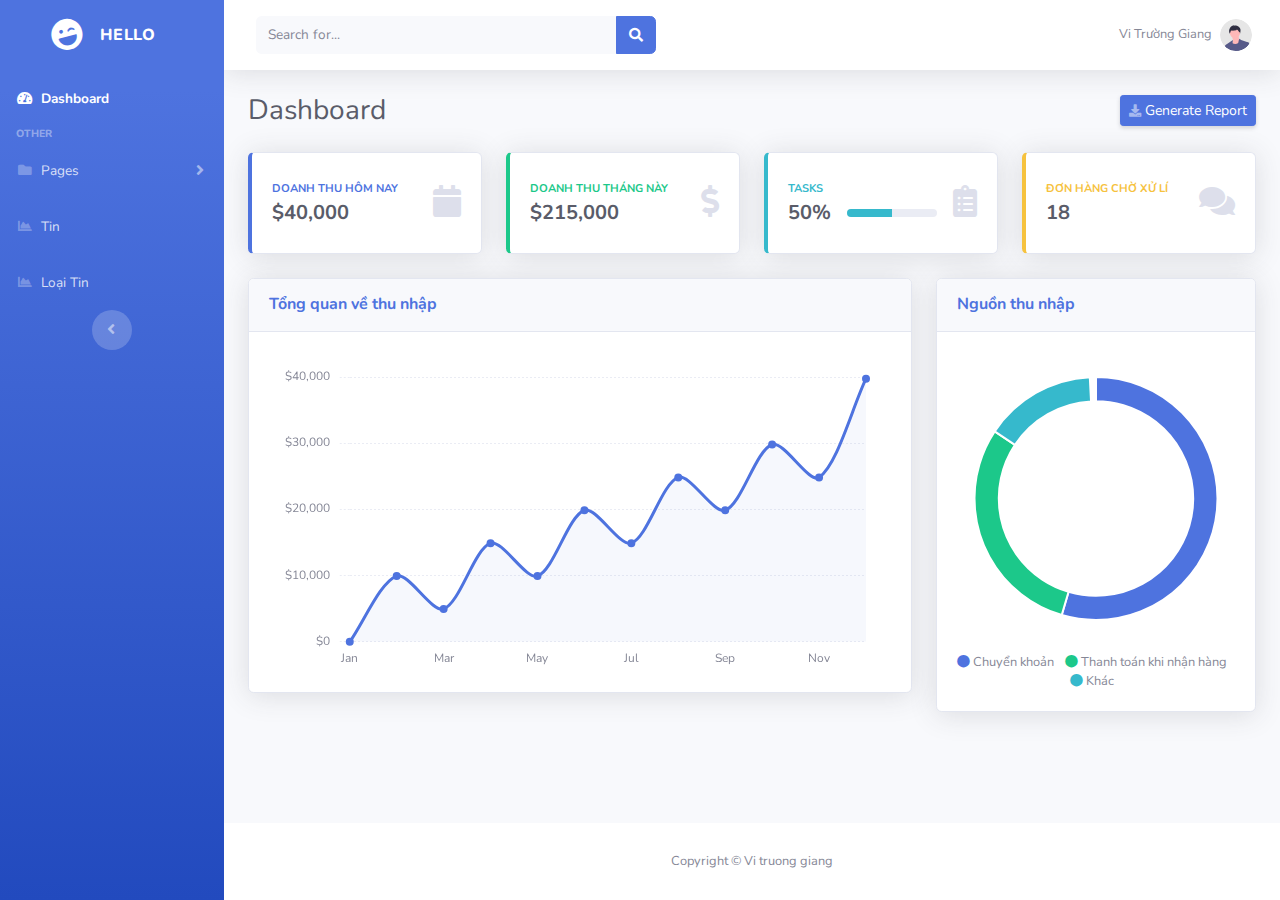
<file: themeadmin/index.html>
<!DOCTYPE html>
<html lang="en">

<head>
    <meta charset="utf-8">
    <meta http-equiv="X-UA-Compatible" content="IE=edge">
    <meta name="viewport" content="width=device-width, initial-scale=1, shrink-to-fit=no">

    <title>SB Admin 2 - Dashboard</title>

    <!-- Custom fonts for this template-->
    <link href="vendor/fontawesome-free/css/all.min.css" rel="stylesheet" type="text/css">
    <link
        href="https://fonts.googleapis.com/css?family=Nunito:200,200i,300,300i,400,400i,600,600i,700,700i,800,800i,900,900i"
        rel="stylesheet">
    <!-- Custom styles for this template-->
    <link href="css/sb-admin-2.min.css" rel="stylesheet">
</head>

<body id="page-top">
    <!-- Page Wrapper -->
    <div id="wrapper">

        <!-- Sidebar -->
        <ul class="navbar-nav bg-gradient-primary sidebar sidebar-dark accordion" id="accordionSidebar">
            <!-- Sidebar - Brand -->
            <a class="sidebar-brand d-flex align-items-center justify-content-center" href="index.html">
                <div class="sidebar-brand-icon rotate-n-15">
                    <i class="fas fa-laugh-wink"></i>
                </div>
                <div class="sidebar-brand-text mx-3">Hello</div>
            </a>
            <!-- Nav Item - Dashboard -->
            <li class="nav-item active">
                <a class="nav-link" href="index.html">
                    <i class="fas fa-fw fa-tachometer-alt"></i>
                    <span>Dashboard</span></a>
            </li>
            <!-- Heading -->
            <div class="sidebar-heading">
                Other
            </div>
            <!-- Nav Item - Pages Collapse Menu -->
            <li class="nav-item">
                <a class="nav-link collapsed" href="#" data-toggle="collapse" data-target="#collapsePages"
                    aria-expanded="true" aria-controls="collapsePages">
                    <i class="fas fa-fw fa-folder"></i>
                    <span>Pages</span>
                </a>
                <div id="collapsePages" class="collapse" aria-labelledby="headingPages" data-parent="#accordionSidebar">
                    <div class="bg-white py-2 collapse-inner rounded">
                        <h6 class="collapse-header">Login Screens:</h6>
                        <a class="collapse-item" href="login.html">Login</a>
                        <a class="collapse-item" href="register.html">Register</a>
                        <a class="collapse-item" href="forgot-password.html">Forgot Password</a>
                    </div>
                </div>
            </li>

            <!-- Nav Item - Charts -->
            <li class="nav-item">
                <a class="nav-link" href="charts.html">
                    <i class="fas fa-fw fa-chart-area"></i>
                    <span>Tin</span></a>
            </li>
            <li class="nav-item">
                <a class="nav-link" href="charts.html">
                    <i class="fas fa-fw fa-chart-area"></i>
                    <span>Loại Tin</span></a>
            </li>

            <!-- Sidebar Toggler (Sidebar) -->
            <div class="text-center d-none d-md-inline">
                <button class="rounded-circle border-0" id="sidebarToggle"></button>
            </div>

        </ul>
        <!-- End of Sidebar -->

        <!-- Content Wrapper -->
        <div id="content-wrapper" class="d-flex flex-column">

            <!-- Main Content -->
            <div id="content">

                <!-- Topbar -->
                <nav class="navbar navbar-expand navbar-light bg-white topbar mb-4 static-top shadow">

                    <!-- Sidebar Toggle (Topbar) -->
                    <button id="sidebarToggleTop" class="btn btn-link d-md-none rounded-circle mr-3">
                        <i class="fa fa-bars"></i>
                    </button>

                    <!-- Topbar Search -->
                    <form
                        class="d-none d-sm-inline-block form-inline mr-auto ml-md-3 my-2 my-md-0 mw-100 navbar-search">
                        <div class="input-group">
                            <input type="text" class="form-control bg-light border-0 small" placeholder="Search for..."
                                aria-label="Search" aria-describedby="basic-addon2">
                            <div class="input-group-append">
                                <button class="btn btn-primary" type="button">
                                    <i class="fas fa-search fa-sm"></i>
                                </button>
                            </div>
                        </div>
                    </form>

                    <!-- Topbar Navbar -->
                    <ul class="navbar-nav ml-auto">

                        <!-- Nav Item - Search Dropdown (Visible Only XS) -->
                        <li class="nav-item dropdown no-arrow d-sm-none">
                            <a class="nav-link dropdown-toggle" href="#" id="searchDropdown" role="button"
                                data-toggle="dropdown" aria-haspopup="true" aria-expanded="false">
                                <i class="fas fa-search fa-fw"></i>
                            </a>
                            <!-- Dropdown - Messages -->
                            <div class="dropdown-menu dropdown-menu-right p-3 shadow animated--grow-in"
                                aria-labelledby="searchDropdown">
                                <form class="form-inline mr-auto w-100 navbar-search">
                                    <div class="input-group">
                                        <input type="text" class="form-control bg-light border-0 small"
                                            placeholder="Search for..." aria-label="Search"
                                            aria-describedby="basic-addon2">
                                        <div class="input-group-append">
                                            <button class="btn btn-primary" type="button">
                                                <i class="fas fa-search fa-sm"></i>
                                            </button>
                                        </div>
                                    </div>
                                </form>
                            </div>
                        </li>

                        <!-- Nav Item - User Information -->
                        <li class="nav-item dropdown no-arrow">
                            <a class="nav-link dropdown-toggle" href="#" id="userDropdown" role="button"
                                data-toggle="dropdown" aria-haspopup="true" aria-expanded="false">
                                <span class="mr-2 d-none d-lg-inline text-gray-600 small">Vi Trường Giang</span>
                                <img class="img-profile rounded-circle" src="img/undraw_profile.svg">
                            </a>
                            <!-- Dropdown - User Information -->
                            <div class="dropdown-menu dropdown-menu-right shadow animated--grow-in"
                                aria-labelledby="userDropdown">
                                <a class="dropdown-item" href="#">
                                    <i class="fas fa-user fa-sm fa-fw mr-2 text-gray-400"></i>
                                    Profile
                                </a>
                                <div class="dropdown-divider"></div>
                                <a class="dropdown-item" href="#" data-toggle="modal" data-target="#logoutModal">
                                    <i class="fas fa-sign-out-alt fa-sm fa-fw mr-2 text-gray-400"></i>
                                    Logout
                                </a>
                            </div>
                        </li>

                    </ul>

                </nav>
                <!-- End of Topbar -->

                <!-- Begin Page Content -->
                <div class="container-fluid">

                    <!-- Page Heading -->
                    <div class="d-sm-flex align-items-center justify-content-between mb-4">
                        <h1 class="h3 mb-0 text-gray-800">Dashboard</h1>
                        <a href="#" class="d-none d-sm-inline-block btn btn-sm btn-primary shadow-sm"><i
                                class="fas fa-download fa-sm text-white-50"></i> Generate Report</a>
                    </div>

                    <!-- Content Row -->
                    <div class="row">

                        <!-- Earnings (Monthly) Card Example -->
                        <div class="col-xl-3 col-md-6 mb-4">
                            <div class="card border-left-primary shadow h-100 py-2">
                                <div class="card-body">
                                    <div class="row no-gutters align-items-center">
                                        <div class="col mr-2">
                                            <div class="text-xs font-weight-bold text-primary text-uppercase mb-1">
                                                Doanh thu hôm nay</div>
                                            <div class="h5 mb-0 font-weight-bold text-gray-800">$40,000</div>
                                        </div>
                                        <div class="col-auto">
                                            <i class="fas fa-calendar fa-2x text-gray-300"></i>
                                        </div>
                                    </div>
                                </div>
                            </div>
                        </div>

                        <!-- Earnings (Monthly) Card Example -->
                        <div class="col-xl-3 col-md-6 mb-4">
                            <div class="card border-left-success shadow h-100 py-2">
                                <div class="card-body">
                                    <div class="row no-gutters align-items-center">
                                        <div class="col mr-2">
                                            <div class="text-xs font-weight-bold text-success text-uppercase mb-1">
                                                Doanh thu tháng này</div>
                                            <div class="h5 mb-0 font-weight-bold text-gray-800">$215,000</div>
                                        </div>
                                        <div class="col-auto">
                                            <i class="fas fa-dollar-sign fa-2x text-gray-300"></i>
                                        </div>
                                    </div>
                                </div>
                            </div>
                        </div>

                        <!-- Earnings (Monthly) Card Example -->
                        <div class="col-xl-3 col-md-6 mb-4">
                            <div class="card border-left-info shadow h-100 py-2">
                                <div class="card-body">
                                    <div class="row no-gutters align-items-center">
                                        <div class="col mr-2">
                                            <div class="text-xs font-weight-bold text-info text-uppercase mb-1">Tasks
                                            </div>
                                            <div class="row no-gutters align-items-center">
                                                <div class="col-auto">
                                                    <div class="h5 mb-0 mr-3 font-weight-bold text-gray-800">50%</div>
                                                </div>
                                                <div class="col">
                                                    <div class="progress progress-sm mr-2">
                                                        <div class="progress-bar bg-info" role="progressbar"
                                                            style="width: 50%" aria-valuenow="50" aria-valuemin="0"
                                                            aria-valuemax="100"></div>
                                                    </div>
                                                </div>
                                            </div>
                                        </div>
                                        <div class="col-auto">
                                            <i class="fas fa-clipboard-list fa-2x text-gray-300"></i>
                                        </div>
                                    </div>
                                </div>
                            </div>
                        </div>

                        <!-- Pending Requests Card Example -->
                        <div class="col-xl-3 col-md-6 mb-4">
                            <div class="card border-left-warning shadow h-100 py-2">
                                <div class="card-body">
                                    <div class="row no-gutters align-items-center">
                                        <div class="col mr-2">
                                            <div class="text-xs font-weight-bold text-warning text-uppercase mb-1">
                                                Đơn hàng chờ xử lí</div>
                                            <div class="h5 mb-0 font-weight-bold text-gray-800">18</div>
                                        </div>
                                        <div class="col-auto">
                                            <i class="fas fa-comments fa-2x text-gray-300"></i>
                                        </div>
                                    </div>
                                </div>
                            </div>
                        </div>
                    </div>

                    <!-- Content Row -->

                    <div class="row">

                        <!-- Area Chart -->
                        <div class="col-xl-8 col-lg-7">
                            <div class="card shadow mb-4">
                                <!-- Card Header - Dropdown -->
                                <div
                                    class="card-header py-3 d-flex flex-row align-items-center justify-content-between">
                                    <h6 class="m-0 font-weight-bold text-primary">Tổng quan về thu nhập</h6>
                                </div>
                                <!-- Card Body -->
                                <div class="card-body">
                                    <div class="chart-area">
                                        <canvas id="myAreaChart"></canvas>
                                    </div>
                                </div>
                            </div>
                        </div>

                        <!-- Pie Chart -->
                        <div class="col-xl-4 col-lg-5">
                            <div class="card shadow mb-4">
                                <!-- Card Header - Dropdown -->
                                <div
                                    class="card-header py-3 d-flex flex-row align-items-center justify-content-between">
                                    <h6 class="m-0 font-weight-bold text-primary">Nguồn thu nhập</h6>
                                </div>
                                <!-- Card Body -->
                                <div class="card-body">
                                    <div class="chart-pie pt-4 pb-2">
                                        <canvas id="myPieChart"></canvas>
                                    </div>
                                    <div class="mt-4 text-center small">
                                        <span class="mr-2">
                                            <i class="fas fa-circle text-primary"></i> Chuyển khoản
                                        </span>
                                        <span class="mr-2">
                                            <i class="fas fa-circle text-success"></i> Thanh toán khi nhận hàng
                                        </span>
                                        <span class="mr-2">
                                            <i class="fas fa-circle text-info"></i> Khác
                                        </span>
                                    </div>
                                </div>
                            </div>

                        </div>
                    </div>
                </div>
                <!-- /.container-fluid -->

            </div>
            <!-- End of Main Content -->

            <!-- Footer -->
            <footer class="sticky-footer bg-white">
                <div class="container my-auto">
                    <div class="copyright text-center my-auto">
                        <span>Copyright &copy; Vi truong giang</span>
                    </div>
                </div>
            </footer>
            <div class="container-fluid">
       

            </div>
            <!-- End of Footer -->

        </div>
        <!-- End of Content Wrapper -->

    </div>
    <!-- End of Page Wrapper -->

    <!-- Scroll to Top Button-->
    <a class="scroll-to-top rounded" href="#page-top">
        <i class="fas fa-angle-up"></i>
    </a>

    <!-- Logout Modal-->
    <div class="modal fade" id="logoutModal" tabindex="-1" role="dialog" aria-labelledby="exampleModalLabel"
        aria-hidden="true">
        <div class="modal-dialog" role="document">
            <div class="modal-content">
                <div class="modal-header">
                    <h5 class="modal-title" id="exampleModalLabel">Chắc chắn đăng xuất?</h5>
                    <button class="close" type="button" data-dismiss="modal" aria-label="Close">
                        <span aria-hidden="true">×</span>
                    </button>
                </div>
                <div class="modal-footer">
                    <button class="btn btn-secondary" type="button" data-dismiss="modal">Cancel</button>
                    <a class="btn btn-primary" href="login.html">Logout</a>
                </div>
            </div>
        </div>
    </div>

    <!-- Bootstrap core JavaScript-->
    <script src="vendor/jquery/jquery.min.js"></script>
    <script src="vendor/bootstrap/js/bootstrap.bundle.min.js"></script>

    <!-- Core plugin JavaScript-->
    <script src="vendor/jquery-easing/jquery.easing.min.js"></script>

    <!-- Custom scripts for all pages-->
    <script src="js/sb-admin-2.min.js"></script>

    <!-- Page level plugins -->
    <script src="vendor/chart.js/Chart.min.js"></script>

    <!-- Page level custom scripts -->
    <script src="js/demo/chart-area-demo.js"></script>
    <script src="js/demo/chart-pie-demo.js"></script>

</body>

</html>
</file>
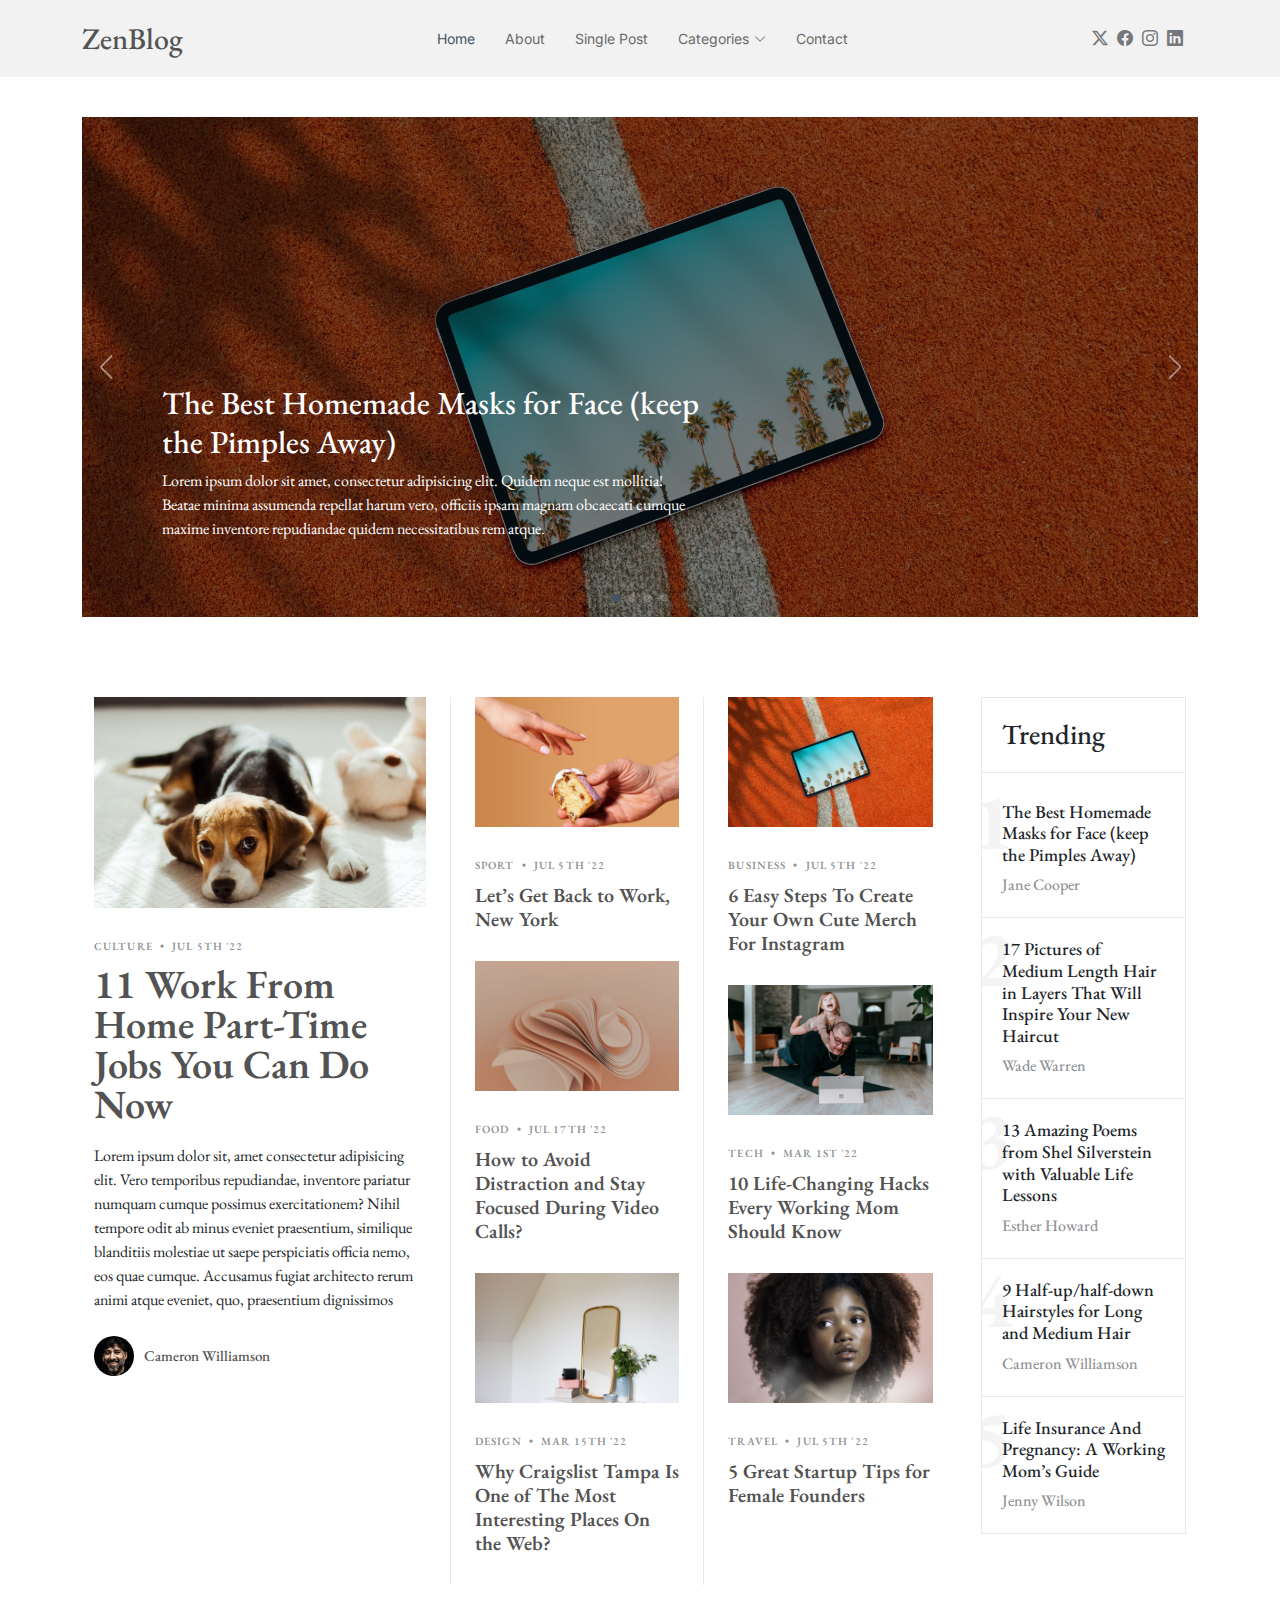
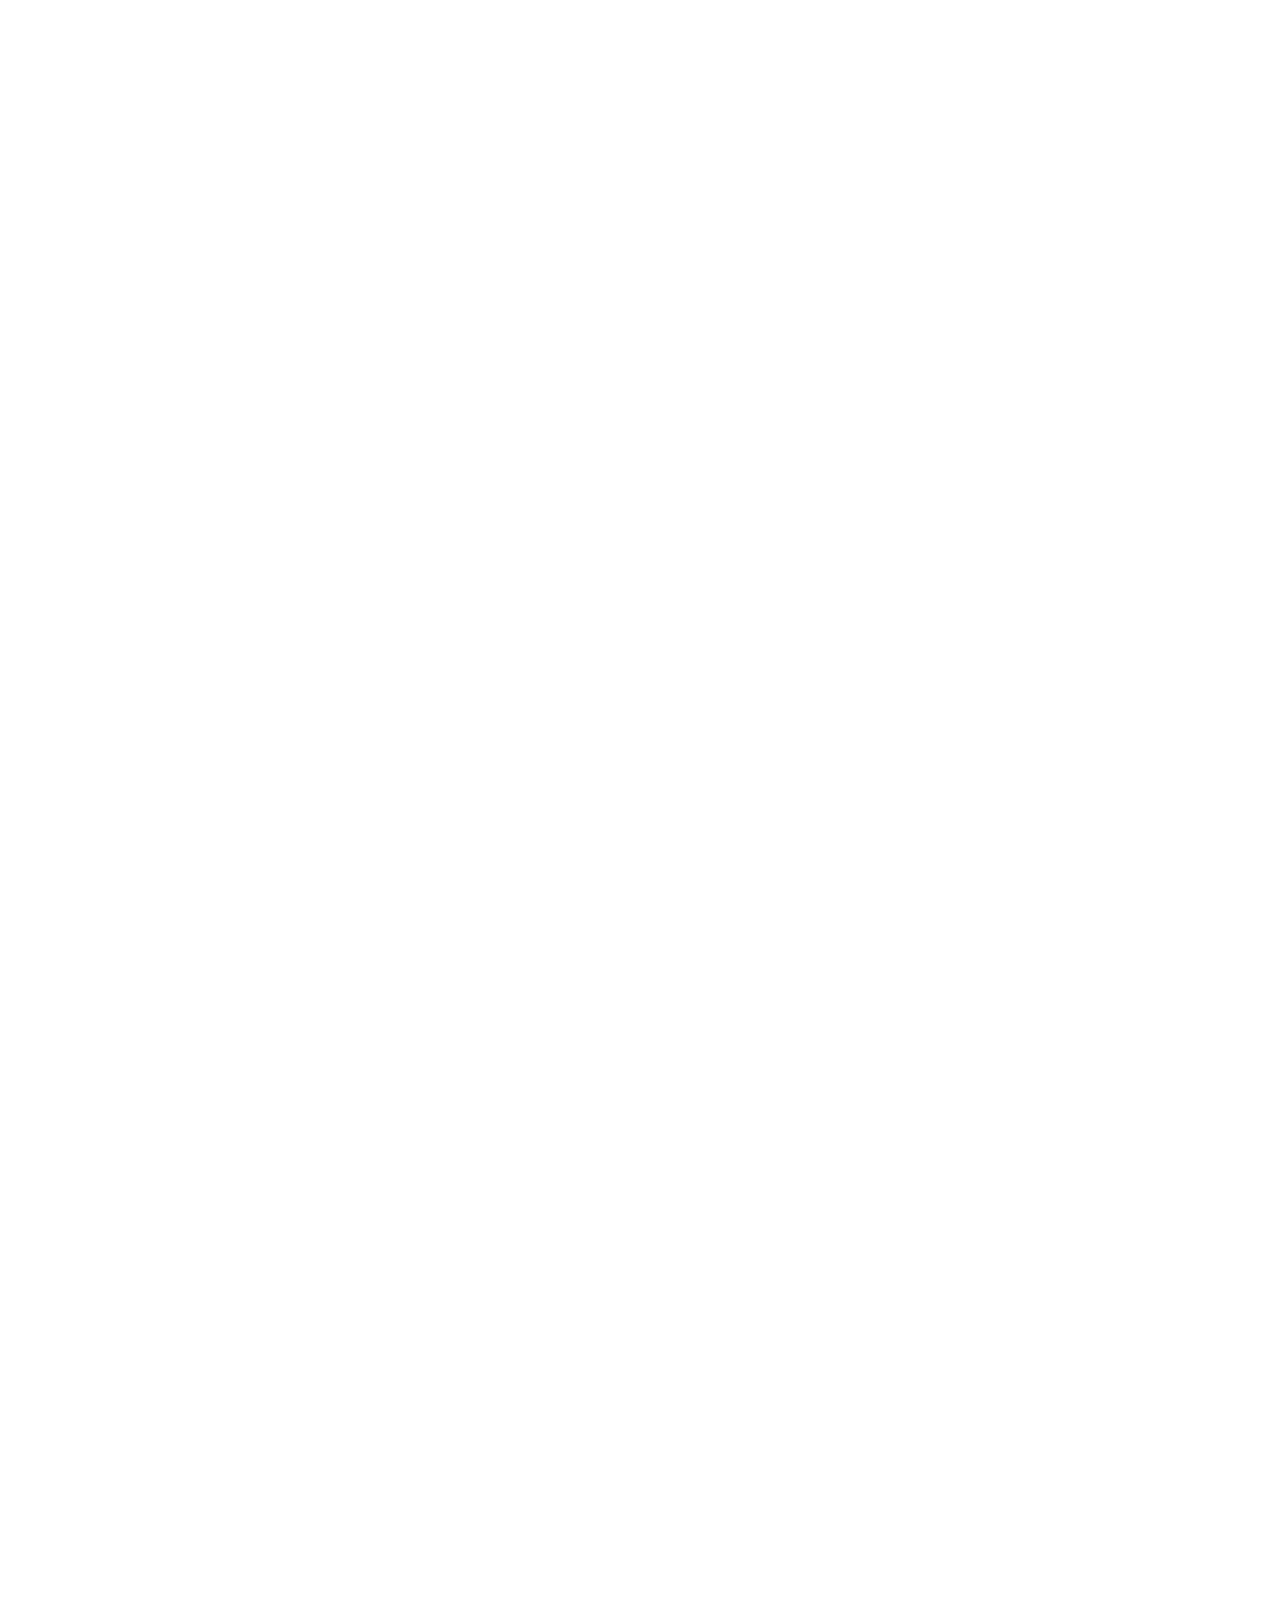
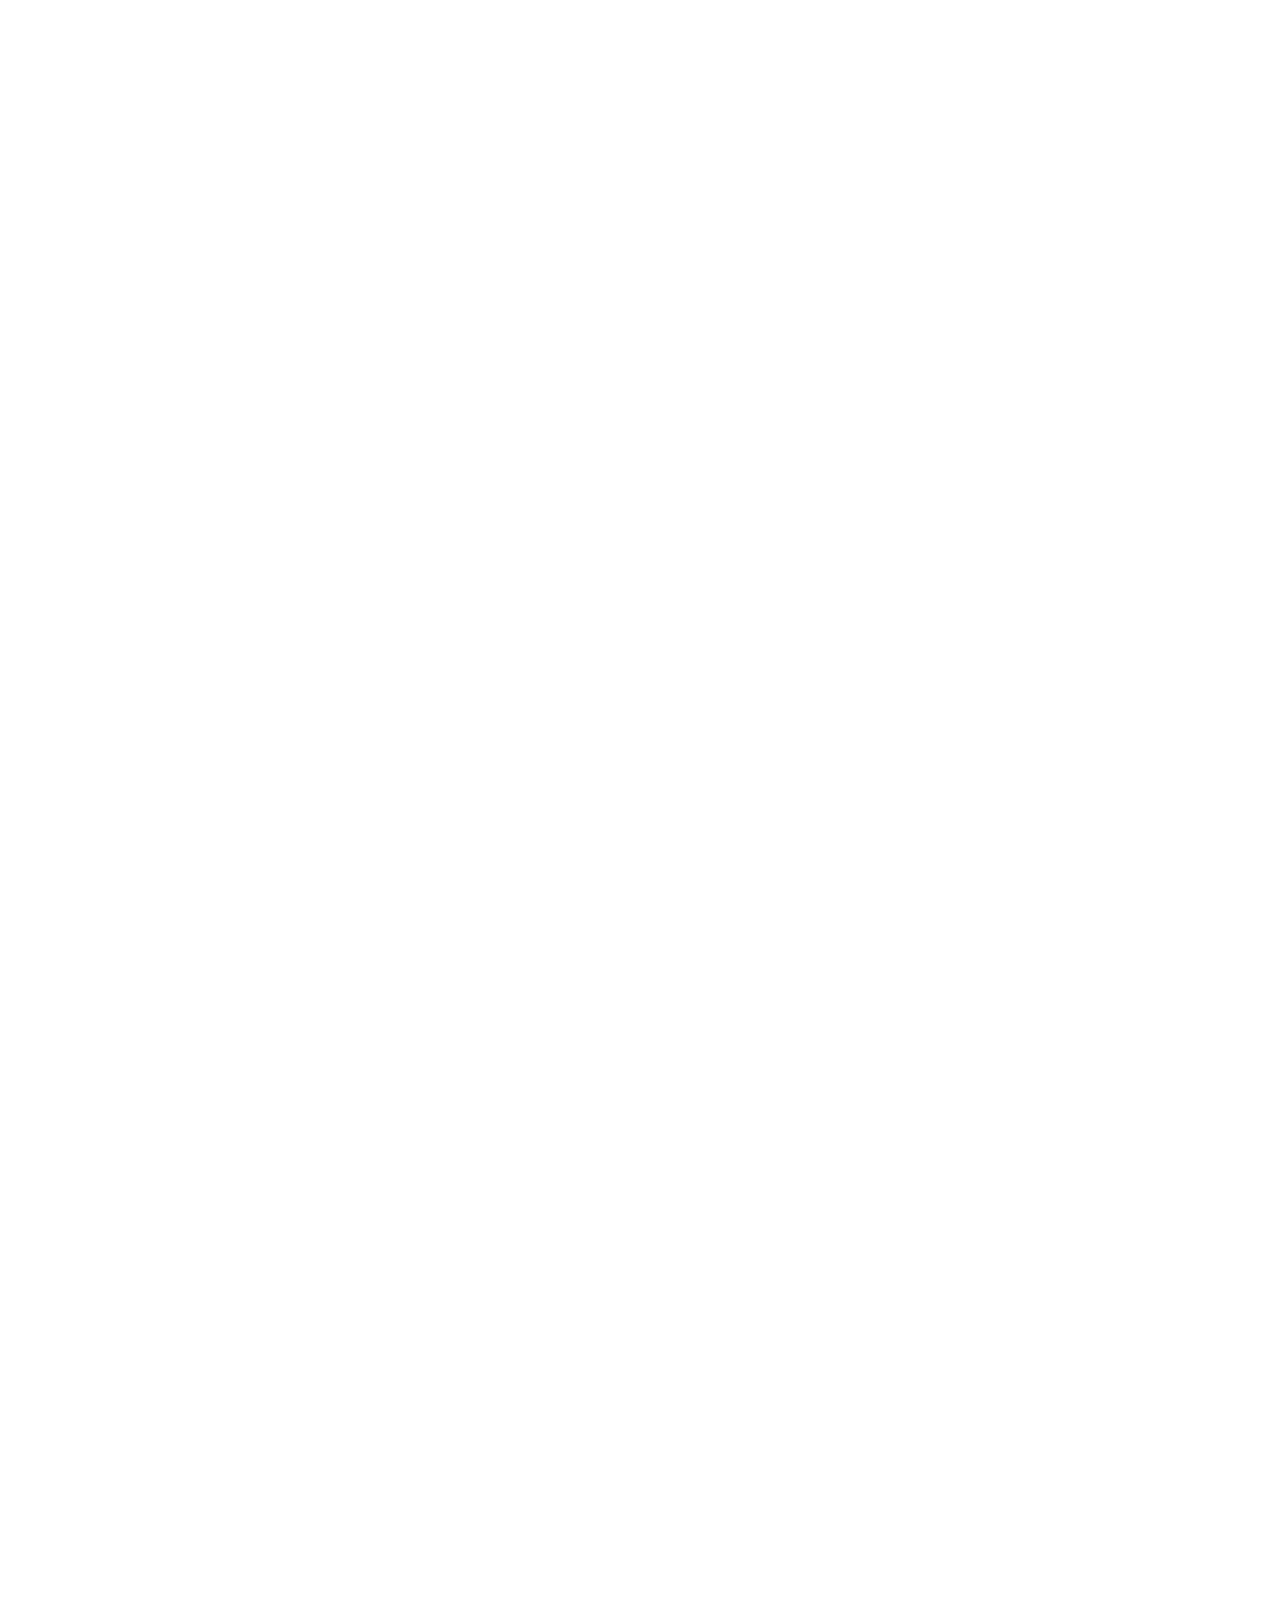
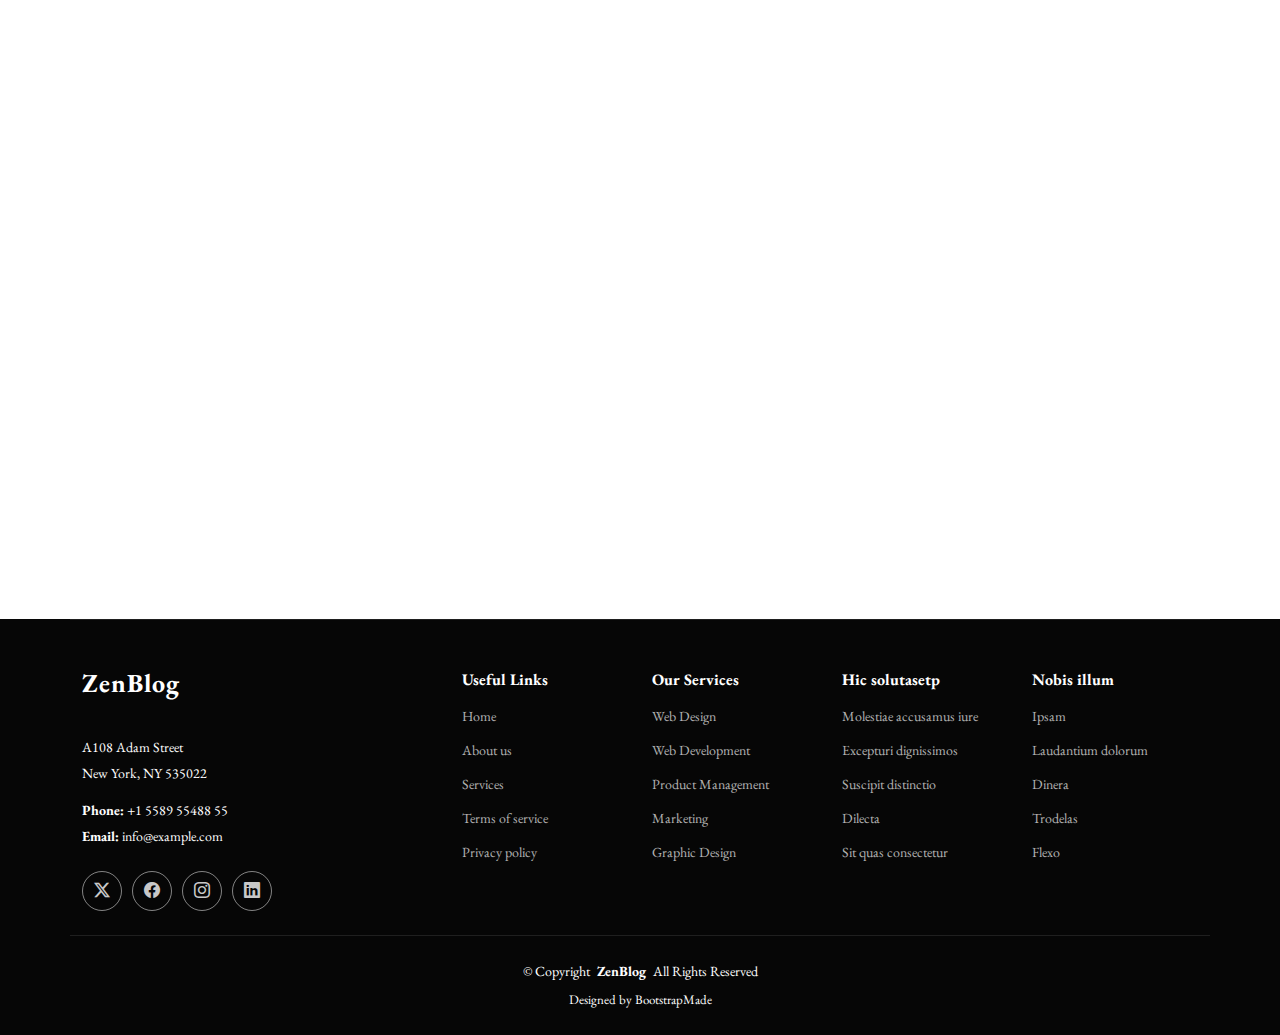
<file: ZenBlog/index.html>
<!DOCTYPE html>
<html lang="en">

<head>
  <meta charset="utf-8">
  <meta content="width=device-width, initial-scale=1.0" name="viewport">
  <title>Index - ZenBlog Bootstrap Template</title>
  <meta name="description" content="">
  <meta name="keywords" content="">

  <!-- Favicons -->
  <link href="assets/img/favicon.png" rel="icon">
  <link href="assets/img/apple-touch-icon.png" rel="apple-touch-icon">

  <!-- Fonts -->
  <link href="https://fonts.googleapis.com" rel="preconnect">
  <link href="https://fonts.gstatic.com" rel="preconnect" crossorigin>
  <link href="https://fonts.googleapis.com/css2?family=Inter:wght@100;200;300;400;500;600;700;800;900&family=EB+Garamond:ital,wght@0,400;0,500;0,600;0,700;0,800;1,400;1,500;1,600;1,700;1,800&display=swap" rel="stylesheet">

  <!-- Vendor CSS Files -->
  <link href="assets/vendor/bootstrap/css/bootstrap.min.css" rel="stylesheet">
  <link href="assets/vendor/bootstrap-icons/bootstrap-icons.css" rel="stylesheet">
  <link href="assets/vendor/aos/aos.css" rel="stylesheet">
  <link href="assets/vendor/swiper/swiper-bundle.min.css" rel="stylesheet">

  <!-- Main CSS File -->
  <link href="assets/css/main.css" rel="stylesheet">

  <!-- =======================================================
  * Template Name: ZenBlog
  * Template URL: https://bootstrapmade.com/zenblog-bootstrap-blog-template/
  * Updated: Aug 08 2024 with Bootstrap v5.3.3
  * Author: BootstrapMade.com
  * License: https://bootstrapmade.com/license/
  ======================================================== -->
</head>

<body class="index-page">

  <header id="header" class="header d-flex align-items-center sticky-top">
    <div class="container position-relative d-flex align-items-center justify-content-between">

      <a href="index.html" class="logo d-flex align-items-center me-auto me-xl-0">
        <!-- Uncomment the line below if you also wish to use an image logo -->
        <!-- <img src="assets/img/logo.png" alt=""> -->
        <h1 class="sitename">ZenBlog</h1>
      </a>

      <nav id="navmenu" class="navmenu">
        <ul>
          <li><a href="index.html" class="active">Home</a></li>
          <li><a href="about.html">About</a></li>
          <li><a href="single-post.html">Single Post</a></li>
          <li class="dropdown"><a href="#"><span>Categories</span> <i class="bi bi-chevron-down toggle-dropdown"></i></a>
            <ul>
              <li><a href="category.html">Category 1</a></li>
              <li class="dropdown"><a href="#"><span>Deep Dropdown</span> <i class="bi bi-chevron-down toggle-dropdown"></i></a>
                <ul>
                  <li><a href="#">Deep Dropdown 1</a></li>
                  <li><a href="#">Deep Dropdown 2</a></li>
                  <li><a href="#">Deep Dropdown 3</a></li>
                  <li><a href="#">Deep Dropdown 4</a></li>
                  <li><a href="#">Deep Dropdown 5</a></li>
                </ul>
              </li>
              <li><a href="category.html">Category 2</a></li>
              <li><a href="category.html">Category 3</a></li>
              <li><a href="category.html">Category 4</a></li>
            </ul>
          </li>
          <li><a href="contact.html">Contact</a></li>
        </ul>
        <i class="mobile-nav-toggle d-xl-none bi bi-list"></i>
      </nav>

      <div class="header-social-links">
        <a href="#" class="twitter"><i class="bi bi-twitter-x"></i></a>
        <a href="#" class="facebook"><i class="bi bi-facebook"></i></a>
        <a href="#" class="instagram"><i class="bi bi-instagram"></i></a>
        <a href="#" class="linkedin"><i class="bi bi-linkedin"></i></a>
      </div>

    </div>
  </header>

  <main class="main">

    <!-- Slider Section -->
    <section id="slider" class="slider section dark-background">

      <div class="container" data-aos="fade-up" data-aos-delay="100">

        <div class="swiper init-swiper">

          <script type="application/json" class="swiper-config">
            {
              "loop": true,
              "speed": 600,
              "autoplay": {
                "delay": 5000
              },
              "slidesPerView": "auto",
              "centeredSlides": true,
              "pagination": {
                "el": ".swiper-pagination",
                "type": "bullets",
                "clickable": true
              },
              "navigation": {
                "nextEl": ".swiper-button-next",
                "prevEl": ".swiper-button-prev"
              }
            }
          </script>

          <div class="swiper-wrapper">

            <div class="swiper-slide" style="background-image: url('assets/img/post-slide-1.jpg');">
              <div class="content">
                <h2><a href="single-post.html">The Best Homemade Masks for Face (keep the Pimples Away)</a></h2>
                <p>Lorem ipsum dolor sit amet, consectetur adipisicing elit. Quidem neque est mollitia! Beatae minima assumenda repellat harum vero, officiis ipsam magnam obcaecati cumque maxime inventore repudiandae quidem necessitatibus rem atque.</p>
              </div>
            </div>

            <div class="swiper-slide" style="background-image: url('assets/img/post-slide-2.jpg');">
              <div class="content">
                <h2><a href="single-post.html">17 Pictures of Medium Length Hair in Layers That Will Inspire Your New Haircut</a></h2>
                <p>Lorem ipsum dolor sit amet, consectetur adipisicing elit. Quidem neque est mollitia! Beatae minima assumenda repellat harum vero, officiis ipsam magnam obcaecati cumque maxime inventore repudiandae quidem necessitatibus rem atque.</p>
              </div>
            </div>

            <div class="swiper-slide" style="background-image: url('assets/img/post-slide-3.jpg');">
              <div class="content">
                <h2><a href="single-post.html">13 Amazing Poems from Shel Silverstein with Valuable Life Lessons</a></h2>
                <p>Lorem ipsum dolor sit amet, consectetur adipisicing elit. Quidem neque est mollitia! Beatae minima assumenda repellat harum vero, officiis ipsam magnam obcaecati cumque maxime inventore repudiandae quidem necessitatibus rem atque.</p>
              </div>
            </div>

            <div class="swiper-slide" style="background-image: url('assets/img/post-slide-4.jpg');">
              <div class="content">
                <h2><a href="single-post.html">9 Half-up/half-down Hairstyles for Long and Medium Hair</a></h2>
                <p>Lorem ipsum dolor sit amet, consectetur adipisicing elit. Quidem neque est mollitia! Beatae minima assumenda repellat harum vero, officiis ipsam magnam obcaecati cumque maxime inventore repudiandae quidem necessitatibus rem atque.</p>
              </div>
            </div>
          </div>

          <div class="swiper-button-next"></div>
          <div class="swiper-button-prev"></div>

          <div class="swiper-pagination"></div>
        </div>

      </div>

    </section><!-- /Slider Section -->

    <!-- Trending Category Section -->
    <section id="trending-category" class="trending-category section">

      <div class="container" data-aos="fade-up" data-aos-delay="100">

        <div class="container" data-aos="fade-up">
          <div class="row g-5">
            <div class="col-lg-4">

              <div class="post-entry lg">
                <a href="blog-details.html"><img src="assets/img/post-landscape-1.jpg" alt="" class="img-fluid"></a>
                <div class="post-meta"><span class="date">Culture</span> <span class="mx-1">•</span> <span>Jul 5th '22</span></div>
                <h2><a href="blog-details.html">11 Work From Home Part-Time Jobs You Can Do Now</a></h2>
                <p class="mb-4 d-block">Lorem ipsum dolor sit, amet consectetur adipisicing elit. Vero temporibus repudiandae, inventore pariatur numquam cumque possimus exercitationem? Nihil tempore odit ab minus eveniet praesentium, similique blanditiis molestiae ut saepe perspiciatis officia nemo, eos quae cumque. Accusamus fugiat architecto rerum animi atque eveniet, quo, praesentium dignissimos</p>

                <div class="d-flex align-items-center author">
                  <div class="photo"><img src="assets/img/person-1.jpg" alt="" class="img-fluid"></div>
                  <div class="name">
                    <h3 class="m-0 p-0">Cameron Williamson</h3>
                  </div>
                </div>
              </div>

            </div>

            <div class="col-lg-8">
              <div class="row g-5">
                <div class="col-lg-4 border-start custom-border">
                  <div class="post-entry">
                    <a href="blog-details.html"><img src="assets/img/post-landscape-2.jpg" alt="" class="img-fluid"></a>
                    <div class="post-meta"><span class="date">Sport</span> <span class="mx-1">•</span> <span>Jul 5th '22</span></div>
                    <h2><a href="blog-details.html">Let’s Get Back to Work, New York</a></h2>
                  </div>
                  <div class="post-entry">
                    <a href="blog-details.html"><img src="assets/img/post-landscape-5.jpg" alt="" class="img-fluid"></a>
                    <div class="post-meta"><span class="date">Food</span> <span class="mx-1">•</span> <span>Jul 17th '22</span></div>
                    <h2><a href="blog-details.html">How to Avoid Distraction and Stay Focused During Video Calls?</a></h2>
                  </div>
                  <div class="post-entry">
                    <a href="blog-details.html"><img src="assets/img/post-landscape-7.jpg" alt="" class="img-fluid"></a>
                    <div class="post-meta"><span class="date">Design</span> <span class="mx-1">•</span> <span>Mar 15th '22</span></div>
                    <h2><a href="blog-details.html">Why Craigslist Tampa Is One of The Most Interesting Places On the Web?</a></h2>
                  </div>
                </div>
                <div class="col-lg-4 border-start custom-border">
                  <div class="post-entry">
                    <a href="blog-details.html"><img src="assets/img/post-landscape-3.jpg" alt="" class="img-fluid"></a>
                    <div class="post-meta"><span class="date">Business</span> <span class="mx-1">•</span> <span>Jul 5th '22</span></div>
                    <h2><a href="blog-details.html">6 Easy Steps To Create Your Own Cute Merch For Instagram</a></h2>
                  </div>
                  <div class="post-entry">
                    <a href="blog-details.html"><img src="assets/img/post-landscape-6.jpg" alt="" class="img-fluid"></a>
                    <div class="post-meta"><span class="date">Tech</span> <span class="mx-1">•</span> <span>Mar 1st '22</span></div>
                    <h2><a href="blog-details.html">10 Life-Changing Hacks Every Working Mom Should Know</a></h2>
                  </div>
                  <div class="post-entry">
                    <a href="blog-details.html"><img src="assets/img/post-landscape-8.jpg" alt="" class="img-fluid"></a>
                    <div class="post-meta"><span class="date">Travel</span> <span class="mx-1">•</span> <span>Jul 5th '22</span></div>
                    <h2><a href="blog-details.html">5 Great Startup Tips for Female Founders</a></h2>
                  </div>
                </div>

                <!-- Trending Section -->
                <div class="col-lg-4">

                  <div class="trending">
                    <h3>Trending</h3>
                    <ul class="trending-post">
                      <li>
                        <a href="blog-details.html">
                          <span class="number">1</span>
                          <h3>The Best Homemade Masks for Face (keep the Pimples Away)</h3>
                          <span class="author">Jane Cooper</span>
                        </a>
                      </li>
                      <li>
                        <a href="blog-details.html">
                          <span class="number">2</span>
                          <h3>17 Pictures of Medium Length Hair in Layers That Will Inspire Your New Haircut</h3>
                          <span class="author">Wade Warren</span>
                        </a>
                      </li>
                      <li>
                        <a href="blog-details.html">
                          <span class="number">3</span>
                          <h3>13 Amazing Poems from Shel Silverstein with Valuable Life Lessons</h3>
                          <span class="author">Esther Howard</span>
                        </a>
                      </li>
                      <li>
                        <a href="blog-details.html">
                          <span class="number">4</span>
                          <h3>9 Half-up/half-down Hairstyles for Long and Medium Hair</h3>
                          <span class="author">Cameron Williamson</span>
                        </a>
                      </li>
                      <li>
                        <a href="blog-details.html">
                          <span class="number">5</span>
                          <h3>Life Insurance And Pregnancy: A Working Mom’s Guide</h3>
                          <span class="author">Jenny Wilson</span>
                        </a>
                      </li>
                    </ul>
                  </div>

                </div> <!-- End Trending Section -->
              </div>
            </div>

          </div> <!-- End .row -->
        </div>

      </div>

    </section><!-- /Trending Category Section -->

    <!-- Culture Category Section -->
    <section id="culture-category" class="culture-category section">

      <!-- Section Title -->
      <div class="container section-title" data-aos="fade-up">
        <div class="section-title-container d-flex align-items-center justify-content-between">
          <h2>Culture</h2>
          <p><a href="categories.html">See All Culture</a></p>
        </div>
      </div><!-- End Section Title -->

      <div class="container" data-aos="fade-up" data-aos-delay="100">

        <div class="row">
          <div class="col-md-9">

            <div class="d-lg-flex post-entry">
              <a href="blog-details.html" class="me-4 thumbnail mb-4 mb-lg-0 d-inline-block">
                <img src="assets/img/post-landscape-6.jpg" alt="" class="img-fluid">
              </a>
              <div>
                <div class="post-meta"><span class="date">Culture</span> <span class="mx-1">•</span> <span>Jul 5th '22</span></div>
                <h3><a href="blog-details.html">What is the son of Football Coach John Gruden, Deuce Gruden doing Now?</a></h3>
                <p>Lorem ipsum dolor sit amet consectetur adipisicing elit. Distinctio placeat exercitationem magni voluptates dolore. Tenetur fugiat voluptates quas, nobis error deserunt aliquam temporibus sapiente, laudantium dolorum itaque libero eos deleniti?</p>
                <div class="d-flex align-items-center author">
                  <div class="photo"><img src="assets/img/person-2.jpg" alt="" class="img-fluid"></div>
                  <div class="name">
                    <h3 class="m-0 p-0">Wade Warren</h3>
                  </div>
                </div>
              </div>
            </div>

            <div class="row">
              <div class="col-lg-4">
                <div class="post-list border-bottom">
                  <a href="blog-details.html"><img src="assets/img/post-landscape-1.jpg" alt="" class="img-fluid"></a>
                  <div class="post-meta"><span class="date">Culture</span> <span class="mx-1">•</span> <span>Jul 5th '22</span></div>
                  <h2 class="mb-2"><a href="blog-details.html">11 Work From Home Part-Time Jobs You Can Do Now</a></h2>
                  <span class="author mb-3 d-block">Jenny Wilson</span>
                  <p class="mb-4 d-block">Lorem ipsum dolor sit, amet consectetur adipisicing elit. Vero temporibus repudiandae, inventore pariatur numquam cumque possimus</p>
                </div>

                <div class="post-list">
                  <div class="post-meta"><span class="date">Culture</span> <span class="mx-1">•</span> <span>Jul 5th '22</span></div>
                  <h2 class="mb-2"><a href="blog-details.html">5 Great Startup Tips for Female Founders</a></h2>
                  <span class="author mb-3 d-block">Jenny Wilson</span>
                </div>
              </div>
              <div class="col-lg-8">
                <div class="post-list">
                  <a href="blog-details.html"><img src="assets/img/post-landscape-2.jpg" alt="" class="img-fluid"></a>
                  <div class="post-meta"><span class="date">Culture</span> <span class="mx-1">•</span> <span>Jul 5th '22</span></div>
                  <h2 class="mb-2"><a href="blog-details.html">How to Avoid Distraction and Stay Focused During Video Calls?</a></h2>
                  <span class="author mb-3 d-block">Jenny Wilson</span>
                  <p class="mb-4 d-block">Lorem ipsum dolor sit, amet consectetur adipisicing elit. Vero temporibus repudiandae, inventore pariatur numquam cumque possimus</p>
                </div>
              </div>
            </div>
          </div>

          <div class="col-md-3">
            <div class="post-list border-bottom">
              <div class="post-meta"><span class="date">Culture</span> <span class="mx-1">•</span> <span>Jul 5th '22</span></div>
              <h2 class="mb-2"><a href="blog-details.html">How to Avoid Distraction and Stay Focused During Video Calls?</a></h2>
              <span class="author mb-3 d-block">Jenny Wilson</span>
            </div>

            <div class="post-list border-bottom">
              <div class="post-meta"><span class="date">Culture</span> <span class="mx-1">•</span> <span>Jul 5th '22</span></div>
              <h2 class="mb-2"><a href="blog-details.html">17 Pictures of Medium Length Hair in Layers That Will Inspire Your New Haircut</a></h2>
              <span class="author mb-3 d-block">Jenny Wilson</span>
            </div>

            <div class="post-list border-bottom">
              <div class="post-meta"><span class="date">Culture</span> <span class="mx-1">•</span> <span>Jul 5th '22</span></div>
              <h2 class="mb-2"><a href="blog-details.html">9 Half-up/half-down Hairstyles for Long and Medium Hair</a></h2>
              <span class="author mb-3 d-block">Jenny Wilson</span>
            </div>

            <div class="post-list border-bottom">
              <div class="post-meta"><span class="date">Culture</span> <span class="mx-1">•</span> <span>Jul 5th '22</span></div>
              <h2 class="mb-2"><a href="blog-details.html">Life Insurance And Pregnancy: A Working Mom’s Guide</a></h2>
              <span class="author mb-3 d-block">Jenny Wilson</span>
            </div>

            <div class="post-list border-bottom">
              <div class="post-meta"><span class="date">Culture</span> <span class="mx-1">•</span> <span>Jul 5th '22</span></div>
              <h2 class="mb-2"><a href="blog-details.html">The Best Homemade Masks for Face (keep the Pimples Away)</a></h2>
              <span class="author mb-3 d-block">Jenny Wilson</span>
            </div>

            <div class="post-list border-bottom">
              <div class="post-meta"><span class="date">Culture</span> <span class="mx-1">•</span> <span>Jul 5th '22</span></div>
              <h2 class="mb-2"><a href="blog-details.html">10 Life-Changing Hacks Every Working Mom Should Know</a></h2>
              <span class="author mb-3 d-block">Jenny Wilson</span>
            </div>
          </div>
        </div>

      </div>

    </section><!-- /Culture Category Section -->

    <!-- Business Category Section -->
    <section id="business-category" class="business-category section">

      <!-- Section Title -->
      <div class="container section-title" data-aos="fade-up">
        <div class="section-title-container d-flex align-items-center justify-content-between">
          <h2>Business</h2>
          <p><a href="categories.html">See All Business</a></p>
        </div>
      </div><!-- End Section Title -->

      <div class="container" data-aos="fade-up" data-aos-delay="100">

        <div class="row">
          <div class="col-md-9 order-md-2">

            <div class="d-lg-flex post-entry">
              <a href="blog-details.html" class="me-4 thumbnail d-inline-block mb-4 mb-lg-0">
                <img src="assets/img/post-landscape-3.jpg" alt="" class="img-fluid">
              </a>
              <div>
                <div class="post-meta"><span class="date">Business</span> <span class="mx-1">•</span> <span>Jul 5th '22</span></div>
                <h3><a href="blog-details.html">What is the son of Football Coach John Gruden, Deuce Gruden doing Now?</a></h3>
                <p>Lorem ipsum dolor sit amet consectetur adipisicing elit. Distinctio placeat exercitationem magni voluptates dolore. Tenetur fugiat voluptates quas, nobis error deserunt aliquam temporibus sapiente, laudantium dolorum itaque libero eos deleniti?</p>
                <div class="d-flex align-items-center author">
                  <div class="photo"><img src="assets/img/person-4.jpg" alt="" class="img-fluid"></div>
                  <div class="name">
                    <h3 class="m-0 p-0">Wade Warren</h3>
                  </div>
                </div>
              </div>
            </div>

            <div class="row">
              <div class="col-lg-4">
                <div class="post-list border-bottom">
                  <a href="blog-details.html"><img src="assets/img/post-landscape-5.jpg" alt="" class="img-fluid"></a>
                  <div class="post-meta"><span class="date">Business</span> <span class="mx-1">•</span> <span>Jul 5th '22</span></div>
                  <h2 class="mb-2"><a href="blog-details.html">11 Work From Home Part-Time Jobs You Can Do Now</a></h2>
                  <span class="author mb-3 d-block">Jenny Wilson</span>
                  <p class="mb-4 d-block">Lorem ipsum dolor sit, amet consectetur adipisicing elit. Vero temporibus repudiandae, inventore pariatur numquam cumque possimus</p>
                </div>

                <div class="post-list">
                  <div class="post-meta"><span class="date">Business</span> <span class="mx-1">•</span> <span>Jul 5th '22</span></div>
                  <h2 class="mb-2"><a href="blog-details.html">5 Great Startup Tips for Female Founders</a></h2>
                  <span class="author mb-3 d-block">Jenny Wilson</span>
                </div>
              </div>
              <div class="col-lg-8">
                <div class="post-list">
                  <a href="blog-details.html"><img src="assets/img/post-landscape-7.jpg" alt="" class="img-fluid"></a>
                  <div class="post-meta"><span class="date">Business</span> <span class="mx-1">•</span> <span>Jul 5th '22</span></div>
                  <h2 class="mb-2"><a href="blog-details.html">How to Avoid Distraction and Stay Focused During Video Calls?</a></h2>
                  <span class="author mb-3 d-block">Jenny Wilson</span>
                  <p class="mb-4 d-block">Lorem ipsum dolor sit, amet consectetur adipisicing elit. Vero temporibus repudiandae, inventore pariatur numquam cumque possimus</p>
                </div>
              </div>
            </div>
          </div>
          <div class="col-md-3">
            <div class="post-list border-bottom">
              <div class="post-meta"><span class="date">Business</span> <span class="mx-1">•</span> <span>Jul 5th '22</span></div>
              <h2 class="mb-2"><a href="blog-details.html">How to Avoid Distraction and Stay Focused During Video Calls?</a></h2>
              <span class="author mb-3 d-block">Jenny Wilson</span>
            </div>

            <div class="post-list border-bottom">
              <div class="post-meta"><span class="date">Business</span> <span class="mx-1">•</span> <span>Jul 5th '22</span></div>
              <h2 class="mb-2"><a href="blog-details.html">17 Pictures of Medium Length Hair in Layers That Will Inspire Your New Haircut</a></h2>
              <span class="author mb-3 d-block">Jenny Wilson</span>
            </div>

            <div class="post-list border-bottom">
              <div class="post-meta"><span class="date">Business</span> <span class="mx-1">•</span> <span>Jul 5th '22</span></div>
              <h2 class="mb-2"><a href="blog-details.html">9 Half-up/half-down Hairstyles for Long and Medium Hair</a></h2>
              <span class="author mb-3 d-block">Jenny Wilson</span>
            </div>

            <div class="post-list border-bottom">
              <div class="post-meta"><span class="date">Business</span> <span class="mx-1">•</span> <span>Jul 5th '22</span></div>
              <h2 class="mb-2"><a href="blog-details.html">Life Insurance And Pregnancy: A Working Mom’s Guide</a></h2>
              <span class="author mb-3 d-block">Jenny Wilson</span>
            </div>

            <div class="post-list border-bottom">
              <div class="post-meta"><span class="date">Business</span> <span class="mx-1">•</span> <span>Jul 5th '22</span></div>
              <h2 class="mb-2"><a href="blog-details.html">The Best Homemade Masks for Face (keep the Pimples Away)</a></h2>
              <span class="author mb-3 d-block">Jenny Wilson</span>
            </div>

            <div class="post-list border-bottom">
              <div class="post-meta"><span class="date">Business</span> <span class="mx-1">•</span> <span>Jul 5th '22</span></div>
              <h2 class="mb-2"><a href="blog-details.html">10 Life-Changing Hacks Every Working Mom Should Know</a></h2>
              <span class="author mb-3 d-block">Jenny Wilson</span>
            </div>
          </div>
        </div>

      </div>

    </section><!-- /Business Category Section -->

    <!-- Lifestyle Category Section -->
    <section id="lifestyle-category" class="lifestyle-category section">

      <!-- Section Title -->
      <div class="container section-title" data-aos="fade-up">
        <div class="section-title-container d-flex align-items-center justify-content-between">
          <h2>Lifestyle</h2>
          <p><a href="categories.html">See All Lifestyle</a></p>
        </div>
      </div><!-- End Section Title -->

      <div class="container" data-aos="fade-up" data-aos-delay="100">

        <div class="row g-5">
          <div class="col-lg-4">
            <div class="post-list lg">
              <a href="blog-details.html"><img src="assets/img/post-landscape-8.jpg" alt="" class="img-fluid"></a>
              <div class="post-meta"><span class="date">Lifestyle</span> <span class="mx-1">•</span> <span>Jul 5th '22</span></div>
              <h2><a href="blog-details.html">11 Work From Home Part-Time Jobs You Can Do Now</a></h2>
              <p class="mb-4 d-block">Lorem ipsum dolor sit, amet consectetur adipisicing elit. Vero temporibus repudiandae, inventore pariatur numquam cumque possimus exercitationem? Nihil tempore odit ab minus eveniet praesentium, similique blanditiis molestiae ut saepe perspiciatis officia nemo, eos quae cumque. Accusamus fugiat architecto rerum animi atque eveniet, quo, praesentium dignissimos</p>

              <div class="d-flex align-items-center author">
                <div class="photo"><img src="assets/img/person-7.jpg" alt="" class="img-fluid"></div>
                <div class="name">
                  <h3 class="m-0 p-0">Esther Howard</h3>
                </div>
              </div>
            </div>

            <div class="post-list border-bottom">
              <div class="post-meta"><span class="date">Lifestyle</span> <span class="mx-1">•</span> <span>Jul 5th '22</span></div>
              <h2 class="mb-2"><a href="blog-details.html">The Best Homemade Masks for Face (keep the Pimples Away)</a></h2>
              <span class="author mb-3 d-block">Jenny Wilson</span>
            </div>

            <div class="post-list">
              <div class="post-meta"><span class="date">Lifestyle</span> <span class="mx-1">•</span> <span>Jul 5th '22</span></div>
              <h2 class="mb-2"><a href="blog-details.html">10 Life-Changing Hacks Every Working Mom Should Know</a></h2>
              <span class="author mb-3 d-block">Jenny Wilson</span>
            </div>

          </div>

          <div class="col-lg-8">
            <div class="row g-5">
              <div class="col-lg-4 border-start custom-border">
                <div class="post-list">
                  <a href="blog-details.html"><img src="assets/img/post-landscape-6.jpg" alt="" class="img-fluid"></a>
                  <div class="post-meta"><span class="date">Lifestyle</span> <span class="mx-1">•</span> <span>Jul 5th '22</span></div>
                  <h2><a href="blog-details.html">Let’s Get Back to Work, New York</a></h2>
                </div>
                <div class="post-list">
                  <a href="blog-details.html"><img src="assets/img/post-landscape-5.jpg" alt="" class="img-fluid"></a>
                  <div class="post-meta"><span class="date">Lifestyle</span> <span class="mx-1">•</span> <span>Jul 17th '22</span></div>
                  <h2><a href="blog-details.html">How to Avoid Distraction and Stay Focused During Video Calls?</a></h2>
                </div>
                <div class="post-list">
                  <a href="blog-details.html"><img src="assets/img/post-landscape-4.jpg" alt="" class="img-fluid"></a>
                  <div class="post-meta"><span class="date">Lifestyle</span> <span class="mx-1">•</span> <span>Mar 15th '22</span></div>
                  <h2><a href="blog-details.html">Why Craigslist Tampa Is One of The Most Interesting Places On the Web?</a></h2>
                </div>
              </div>
              <div class="col-lg-4 border-start custom-border">
                <div class="post-list">
                  <a href="blog-details.html"><img src="assets/img/post-landscape-3.jpg" alt="" class="img-fluid"></a>
                  <div class="post-meta"><span class="date">Lifestyle</span> <span class="mx-1">•</span> <span>Jul 5th '22</span></div>
                  <h2><a href="blog-details.html">6 Easy Steps To Create Your Own Cute Merch For Instagram</a></h2>
                </div>
                <div class="post-list">
                  <a href="blog-details.html"><img src="assets/img/post-landscape-2.jpg" alt="" class="img-fluid"></a>
                  <div class="post-meta"><span class="date">Lifestyle</span> <span class="mx-1">•</span> <span>Mar 1st '22</span></div>
                  <h2><a href="blog-details.html">10 Life-Changing Hacks Every Working Mom Should Know</a></h2>
                </div>
                <div class="post-list">
                  <a href="blog-details.html"><img src="assets/img/post-landscape-1.jpg" alt="" class="img-fluid"></a>
                  <div class="post-meta"><span class="date">Lifestyle</span> <span class="mx-1">•</span> <span>Jul 5th '22</span></div>
                  <h2><a href="blog-details.html">5 Great Startup Tips for Female Founders</a></h2>
                </div>
              </div>
              <div class="col-lg-4">

                <div class="post-list border-bottom">
                  <div class="post-meta"><span class="date">Lifestyle</span> <span class="mx-1">•</span> <span>Jul 5th '22</span></div>
                  <h2 class="mb-2"><a href="blog-details.html">How to Avoid Distraction and Stay Focused During Video Calls?</a></h2>
                  <span class="author mb-3 d-block">Jenny Wilson</span>
                </div>

                <div class="post-list border-bottom">
                  <div class="post-meta"><span class="date">Lifestyle</span> <span class="mx-1">•</span> <span>Jul 5th '22</span></div>
                  <h2 class="mb-2"><a href="blog-details.html">17 Pictures of Medium Length Hair in Layers That Will Inspire Your New Haircut</a></h2>
                  <span class="author mb-3 d-block">Jenny Wilson</span>
                </div>

                <div class="post-list border-bottom">
                  <div class="post-meta"><span class="date">Lifestyle</span> <span class="mx-1">•</span> <span>Jul 5th '22</span></div>
                  <h2 class="mb-2"><a href="blog-details.html">9 Half-up/half-down Hairstyles for Long and Medium Hair</a></h2>
                  <span class="author mb-3 d-block">Jenny Wilson</span>
                </div>

                <div class="post-list border-bottom">
                  <div class="post-meta"><span class="date">Lifestyle</span> <span class="mx-1">•</span> <span>Jul 5th '22</span></div>
                  <h2 class="mb-2"><a href="blog-details.html">Life Insurance And Pregnancy: A Working Mom’s Guide</a></h2>
                  <span class="author mb-3 d-block">Jenny Wilson</span>
                </div>

                <div class="post-list border-bottom">
                  <div class="post-meta"><span class="date">Lifestyle</span> <span class="mx-1">•</span> <span>Jul 5th '22</span></div>
                  <h2 class="mb-2"><a href="blog-details.html">The Best Homemade Masks for Face (keep the Pimples Away)</a></h2>
                  <span class="author mb-3 d-block">Jenny Wilson</span>
                </div>

                <div class="post-list border-bottom">
                  <div class="post-meta"><span class="date">Lifestyle</span> <span class="mx-1">•</span> <span>Jul 5th '22</span></div>
                  <h2 class="mb-2"><a href="blog-details.html">10 Life-Changing Hacks Every Working Mom Should Know</a></h2>
                  <span class="author mb-3 d-block">Jenny Wilson</span>
                </div>

              </div>
            </div>
          </div>

        </div>

      </div>

    </section><!-- /Lifestyle Category Section -->

  </main>

  <footer id="footer" class="footer dark-background">

    <div class="container footer-top">
      <div class="row gy-4">
        <div class="col-lg-4 col-md-6 footer-about">
          <a href="index.html" class="logo d-flex align-items-center">
            <span class="sitename">ZenBlog</span>
          </a>
          <div class="footer-contact pt-3">
            <p>A108 Adam Street</p>
            <p>New York, NY 535022</p>
            <p class="mt-3"><strong>Phone:</strong> <span>+1 5589 55488 55</span></p>
            <p><strong>Email:</strong> <span>info@example.com</span></p>
          </div>
          <div class="social-links d-flex mt-4">
            <a href=""><i class="bi bi-twitter-x"></i></a>
            <a href=""><i class="bi bi-facebook"></i></a>
            <a href=""><i class="bi bi-instagram"></i></a>
            <a href=""><i class="bi bi-linkedin"></i></a>
          </div>
        </div>

        <div class="col-lg-2 col-md-3 footer-links">
          <h4>Useful Links</h4>
          <ul>
            <li><a href="#">Home</a></li>
            <li><a href="#">About us</a></li>
            <li><a href="#">Services</a></li>
            <li><a href="#">Terms of service</a></li>
            <li><a href="#">Privacy policy</a></li>
          </ul>
        </div>

        <div class="col-lg-2 col-md-3 footer-links">
          <h4>Our Services</h4>
          <ul>
            <li><a href="#">Web Design</a></li>
            <li><a href="#">Web Development</a></li>
            <li><a href="#">Product Management</a></li>
            <li><a href="#">Marketing</a></li>
            <li><a href="#">Graphic Design</a></li>
          </ul>
        </div>

        <div class="col-lg-2 col-md-3 footer-links">
          <h4>Hic solutasetp</h4>
          <ul>
            <li><a href="#">Molestiae accusamus iure</a></li>
            <li><a href="#">Excepturi dignissimos</a></li>
            <li><a href="#">Suscipit distinctio</a></li>
            <li><a href="#">Dilecta</a></li>
            <li><a href="#">Sit quas consectetur</a></li>
          </ul>
        </div>

        <div class="col-lg-2 col-md-3 footer-links">
          <h4>Nobis illum</h4>
          <ul>
            <li><a href="#">Ipsam</a></li>
            <li><a href="#">Laudantium dolorum</a></li>
            <li><a href="#">Dinera</a></li>
            <li><a href="#">Trodelas</a></li>
            <li><a href="#">Flexo</a></li>
          </ul>
        </div>

      </div>
    </div>

    <div class="container copyright text-center mt-4">
      <p>© <span>Copyright</span> <strong class="px-1 sitename">ZenBlog</strong> <span>All Rights Reserved</span></p>
      <div class="credits">
        <!-- All the links in the footer should remain intact. -->
        <!-- You can delete the links only if you've purchased the pro version. -->
        <!-- Licensing information: https://bootstrapmade.com/license/ -->
        <!-- Purchase the pro version with working PHP/AJAX contact form: [buy-url] -->
        Designed by <a href="https://bootstrapmade.com/">BootstrapMade</a>
      </div>
    </div>

  </footer>

  <!-- Scroll Top -->
  <a href="#" id="scroll-top" class="scroll-top d-flex align-items-center justify-content-center"><i class="bi bi-arrow-up-short"></i></a>

  <!-- Preloader -->
  <div id="preloader"></div>

  <!-- Vendor JS Files -->
  <script src="assets/vendor/bootstrap/js/bootstrap.bundle.min.js"></script>
  <script src="assets/vendor/php-email-form/validate.js"></script>
  <script src="assets/vendor/aos/aos.js"></script>
  <script src="assets/vendor/swiper/swiper-bundle.min.js"></script>

  <!-- Main JS File -->
  <script src="assets/js/main.js"></script>

</body>

</html>
</file>
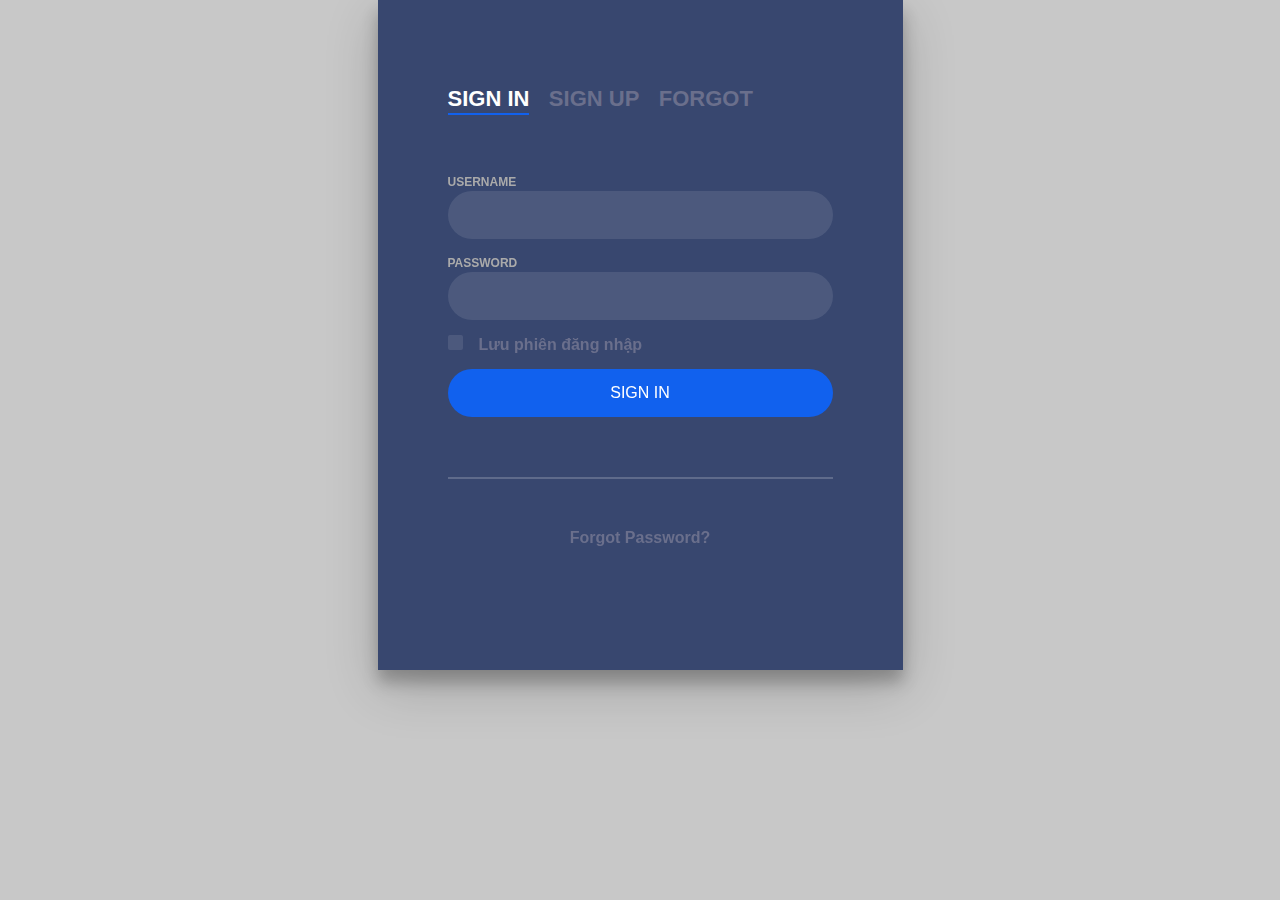
<file: themeadmin/login/index.html>
<!DOCTYPE html>
<html lang="en">
<head>
    <meta charset="UTF-8">
    <meta name="viewport" content="width=device-width, initial-scale=1.0">
    <link href="https://cdn.jsdelivr.net/npm/bootstrap@5.3.3/dist/css/bootstrap.min.css" rel="stylesheet">
    <script src="https://cdn.jsdelivr.net/npm/bootstrap@5.3.3/dist/js/bootstrap.bundle.min.js"></script>
    <link rel="stylesheet" href="css.css">
    <title>Document</title>
</head>
<body>
    <div class="login-wrap">
        <div class="login-html">
            <input id="tab-1" type="radio" name="tab" class="sign-in" checked><label for="tab-1" class="tab">Sign In</label>
            <input id="tab-2" type="radio" name="tab" class="sign-up"><label for="tab-2" class="tab">Sign Up</label>
            <input id="tab-3" type="radio" name="tab" class="forgot"><label for="tab-3" class="tab">Forgot</label>
            
            <div class="login-form">
                <!-- Sign In Section -->
                <div class="sign-in-htm">
                    <div class="group">
                        <label for="user" class="label mt-5">Username</label>
                        <input id="user" type="text" class="input">
                    </div>
                    <div class="group">
                        <label for="pass" class="label">Password</label>
                        <input id="pass" type="password" class="input" data-type="password">
                    </div>
                    <div class="group">
                        <input id="check" type="checkbox" class="check">
                        <label for="check"><span class="icon me-3"></span>Lưu phiên đăng nhập</label>
                    </div>
                    <div class="group">
                        <input type="submit" class="button" value="Sign In">
                    </div>
                    <div class="hr"></div>
                    <div class="foot-lnk">
                        <label for="tab-3">Forgot Password?</label>
                    </div>
                </div>

                <!-- Sign Up Section -->
                <div class="sign-up-htm">
                    <div class="group">
                        <label for="user" class="label mt-5">Username</label>
                        <input id="user" type="text" class="input">
                    </div>
                    <div class="group">
                        <label for="pass" class="label">Password</label>
                        <input id="pass" type="password" class="input" data-type="password">
                    </div>
                    <div class="group">
                        <label for="pass" class="label">Confirm Password</label>
                        <input id="pass" type="password" class="input" data-type="password">
                    </div>
                    <div class="group">
                        <input type="submit" class="button" value="Sign Up">
                    </div>
                    <div class="hr"></div>
                    <div class="foot-lnk">
                        <label for="tab-1">Already Member?</label>
                    </div>
                </div>

                <!-- Forgot Password Section -->
                <div class="forgot-htm">
                    <div class="group">
                        <label for="email" class="label mt-5">Email</label>
                        <input id="email" type="text" class="input">
                    </div>
                    <div class="group">
                        <input type="submit" class="button" value="Reset Password">
                    </div>
                    <div class="hr"></div>
                    <div class="foot-lnk">
                        <label for="tab-1">Back to Sign In</label>
                    </div>
                </div>
            </div>
        </div>
    </div>
</body>
</html>
</file>
<file: themeadmin/login/css.css>
body {
    margin: 0;
    color: #6a6f8c;
    background: #c8c8c8;
    font: 600 16px/18px 'Open Sans', sans-serif;
}
*,:after,:before { box-sizing: border-box; }
.clearfix:after,.clearfix:before { content: ''; display: table; }
.clearfix:after { clear: both; display: block; }
a { color: inherit; text-decoration: none; }

.login-wrap {
    width: 100%;
    margin: auto;
    max-width: 525px;
    min-height: 670px;
    position: relative;
    background: url(https://raw.githubusercontent.com/khadkamhn/day-01-login-form/master/img/bg.jpg) no-repeat center;
    box-shadow: 0 12px 15px 0 rgba(0,0,0,.24), 0 17px 50px 0 rgba(0,0,0,.19);
}
.login-html {
    width: 100%;
    height: 100%;
    position: absolute;
    padding: 90px 70px 50px 70px;
    background: rgba(40,57,101,.9);
}
.login-html .sign-in-htm,
.login-html .sign-up-htm,
.login-html .forgot-htm {
    top: 0;
    left: 0;
    right: 0;
    bottom: 0;
    position: absolute;
    transform: rotateY(180deg);
    backface-visibility: hidden;
    transition: all .4s linear;
}
.login-html .sign-in,
.login-html .sign-up,
.login-html .forgot,
.login-form .group .check {
    display: none;
}
.login-html .tab,
.login-form .group .label,
.login-form .group .button {
    text-transform: uppercase;
}
.login-html .tab {
    font-size: 22px;
    margin-right: 15px;
    padding-bottom: 5px;
    margin: 0 15px 10px 0;
    display: inline-block;
    border-bottom: 2px solid transparent;
}
.login-html .sign-in:checked + .tab,
.login-html .sign-up:checked + .tab,
.login-html .forgot:checked + .tab {
    color: #fff;
    border-color: #1161ee;
}
.login-form {
    min-height: 345px;
    position: relative;
    perspective: 1000px;
    transform-style: preserve-3d;
}
.login-form .group {
    margin-bottom: 15px;
}
.login-form .group .label,
.login-form .group .input,
.login-form .group .button {
    width: 100%;
    color: #fff;
    display: block;
}
.login-form .group .input,
.login-form .group .button {
    border: none;
    padding: 15px 20px;
    border-radius: 25px;
    background: rgba(255,255,255,.1);
}
.login-form .group input[data-type="password"] {
    text-security: circle;
    -webkit-text-security: circle;
}
.login-form .group .label {
    color: #aaa;
    font-size: 12px;
}
.login-form .group .button {
    background: #1161ee;
}
.login-form .group label .icon {
    width: 15px;
    height: 15px;
    border-radius: 2px;
    position: relative;
    display: inline-block;
    background: rgba(255,255,255,.1);
}
.login-form .group label .icon:before,
.login-form .group label .icon:after {
    content: '';
    width: 10px;
    height: 2px;
    background: #fff;
    position: absolute;
    transition: all .2s ease-in-out 0s;
}
.login-form .group label .icon:before {
    left: 3px;
    width: 5px;
    bottom: 6px;
    transform: scale(0) rotate(0);
}
.login-form .group label .icon:after {
    top: 6px;
    right: 0;
    transform: scale(0) rotate(0);
}
.login-form .group .check:checked + label {
    color: #fff;
}
.login-form .group .check:checked + label .icon {
    background: #1161ee;
}
.login-form .group .check:checked + label .icon:before {
    transform: scale(1) rotate(45deg);
}
.login-form .group .check:checked + label .icon:after {
    transform: scale(1) rotate(-45deg);
}
.login-html .sign-in:checked + .tab + .sign-up + .tab + .forgot + .tab + .login-form .sign-in-htm {
    transform: rotate(0);
}
.login-html .sign-up:checked + .tab + .forgot + .tab + .login-form .sign-up-htm {
    transform: rotate(0);
}
.login-html .forgot:checked + .tab + .login-form .forgot-htm {
    transform: rotate(0);
}
.hr {
    height: 2px;
    margin: 60px 0 50px 0;
    background: rgba(255,255,255,.2);
}
.foot-lnk {
    text-align: center;
}
</file>
<file: ZenBlog/assets/css/main.css>
/**
* Template Name: ZenBlog
* Template URL: https://bootstrapmade.com/zenblog-bootstrap-blog-template/
* Updated: Aug 08 2024 with Bootstrap v5.3.3
* Author: BootstrapMade.com
* License: https://bootstrapmade.com/license/
*/

/*--------------------------------------------------------------
# Font & Color Variables
# Help: https://bootstrapmade.com/color-system/
--------------------------------------------------------------*/
/* Fonts */
:root {
  --default-font: "EB Garamond",  system-ui, -apple-system, "Segoe UI", Roboto, "Helvetica Neue", Arial, "Noto Sans", "Liberation Sans", sans-serif, "Apple Color Emoji", "Segoe UI Emoji", "Segoe UI Symbol", "Noto Color Emoji";
  --heading-font: "EB Garamond",  sans-serif;
  --nav-font: "Inter",  sans-serif;
}

/* Global Colors - The following color variables are used throughout the website. Updating them here will change the color scheme of the entire website */
:root { 
  --background-color: #ffffff; /* Background color for the entire website, including individual sections */
  --default-color: #212529; /* Default color used for the majority of the text content across the entire website */
  --heading-color: #535353; /* Color for headings, subheadings and title throughout the website */
  --accent-color: #465367; /* Accent color that represents your brand on the website. It's used for buttons, links, and other elements that need to stand out */
  --surface-color: #ffffff; /* The surface color is used as a background of boxed elements within sections, such as cards, icon boxes, or other elements that require a visual separation from the global background. */
  --contrast-color: #ffffff; /* Contrast color for text, ensuring readability against backgrounds of accent, heading, or default colors. */
}

/* Nav Menu Colors - The following color variables are used specifically for the navigation menu. They are separate from the global colors to allow for more customization options */
:root {
  --nav-color: #6a6a6a;  /* The default color of the main navmenu links */
  --nav-hover-color: #465367; /* Applied to main navmenu links when they are hovered over or active */
  --nav-mobile-background-color: #ffffff; /* Used as the background color for mobile navigation menu */
  --nav-dropdown-background-color: #ffffff; /* Used as the background color for dropdown items that appear when hovering over primary navigation items */
  --nav-dropdown-color: #6a6a6a; /* Used for navigation links of the dropdown items in the navigation menu. */
  --nav-dropdown-hover-color: #465367; /* Similar to --nav-hover-color, this color is applied to dropdown navigation links when they are hovered over. */
}

/* Color Presets - These classes override global colors when applied to any section or element, providing reuse of the sam color scheme. */

.light-background {
  --background-color: #f9f9f9;
  --surface-color: #ffffff;
}

.dark-background {
  --background-color: #060606;
  --default-color: #ffffff;
  --heading-color: #ffffff;
  --surface-color: #252525;
  --contrast-color: #ffffff;
}

/* Smooth scroll */
:root {
  scroll-behavior: smooth;
}

/*--------------------------------------------------------------
# General Styling & Shared Classes
--------------------------------------------------------------*/
body {
  color: var(--default-color);
  background-color: var(--background-color);
  font-family: var(--default-font);
}

a {
  color: var(--accent-color);
  text-decoration: none;
  transition: 0.3s;
}

a:hover {
  color: color-mix(in srgb, var(--accent-color), transparent 25%);
  text-decoration: none;
}

h1,
h2,
h3,
h4,
h5,
h6 {
  color: var(--heading-color);
  font-family: var(--heading-font);
}

/* PHP Email Form Messages
------------------------------*/
.php-email-form .error-message {
  display: none;
  background: #df1529;
  color: #ffffff;
  text-align: left;
  padding: 15px;
  margin-bottom: 24px;
  font-weight: 600;
}

.php-email-form .sent-message {
  display: none;
  color: #ffffff;
  background: #059652;
  text-align: center;
  padding: 15px;
  margin-bottom: 24px;
  font-weight: 600;
}

.php-email-form .loading {
  display: none;
  background: var(--surface-color);
  text-align: center;
  padding: 15px;
  margin-bottom: 24px;
}

.php-email-form .loading:before {
  content: "";
  display: inline-block;
  border-radius: 50%;
  width: 24px;
  height: 24px;
  margin: 0 10px -6px 0;
  border: 3px solid var(--accent-color);
  border-top-color: var(--surface-color);
  animation: php-email-form-loading 1s linear infinite;
}

@keyframes php-email-form-loading {
  0% {
    transform: rotate(0deg);
  }

  100% {
    transform: rotate(360deg);
  }
}

/*--------------------------------------------------------------
# Global Header
--------------------------------------------------------------*/
.header {
  --background-color: #f2f2f2;
  color: var(--default-color);
  background-color: var(--background-color);
  padding: 10px 0;
  transition: all 0.5s;
  z-index: 997;
}

.header .logo {
  line-height: 1;
}

.header .logo img {
  max-height: 36px;
  margin-right: 8px;
}

.header .logo h1 {
  font-size: 30px;
  margin: 0;
  font-weight: 500;
  color: var(--heading-color);
}

.header .header-social-links {
  padding-right: 15px;
}

.header .header-social-links a {
  color: color-mix(in srgb, var(--default-color), transparent 40%);
  padding-left: 6px;
  display: inline-block;
  transition: 0.3s;
  font-size: 16px;
}

.header .header-social-links a:hover {
  color: var(--accent-color);
}

.header .header-social-links a i {
  line-height: 0px;
}

@media (max-width: 1200px) {
  .header .logo {
    order: 1;
  }

  .header .header-social-links {
    order: 2;
  }

  .header .navmenu {
    order: 3;
  }
}

/*--------------------------------------------------------------
# Navigation Menu
--------------------------------------------------------------*/
/* Navmenu - Desktop */
@media (min-width: 1200px) {
  .navmenu {
    padding: 0;
  }

  .navmenu ul {
    margin: 0;
    padding: 0;
    display: flex;
    list-style: none;
    align-items: center;
  }

  .navmenu li {
    position: relative;
  }

  .navmenu a,
  .navmenu a:focus {
    color: var(--nav-color);
    padding: 18px 15px;
    font-size: 14px;
    font-family: var(--nav-font);
    font-weight: 400;
    display: flex;
    align-items: center;
    justify-content: space-between;
    white-space: nowrap;
    transition: 0.3s;
  }

  .navmenu a i,
  .navmenu a:focus i {
    font-size: 12px;
    line-height: 0;
    margin-left: 5px;
    transition: 0.3s;
  }

  .navmenu li:last-child a {
    padding-right: 0;
  }

  .navmenu li:hover>a,
  .navmenu .active,
  .navmenu .active:focus {
    color: var(--nav-hover-color);
  }

  .navmenu .dropdown ul {
    margin: 0;
    padding: 10px 0;
    background: var(--nav-dropdown-background-color);
    display: block;
    position: absolute;
    visibility: hidden;
    left: 14px;
    top: 130%;
    opacity: 0;
    transition: 0.3s;
    border-radius: 4px;
    z-index: 99;
    box-shadow: 0px 0px 30px rgba(0, 0, 0, 0.1);
  }

  .navmenu .dropdown ul li {
    min-width: 200px;
  }

  .navmenu .dropdown ul a {
    padding: 10px 20px;
    font-size: 15px;
    text-transform: none;
    color: var(--nav-dropdown-color);
  }

  .navmenu .dropdown ul a i {
    font-size: 12px;
  }

  .navmenu .dropdown ul a:hover,
  .navmenu .dropdown ul .active:hover,
  .navmenu .dropdown ul li:hover>a {
    color: var(--nav-dropdown-hover-color);
  }

  .navmenu .dropdown:hover>ul {
    opacity: 1;
    top: 100%;
    visibility: visible;
  }

  .navmenu .dropdown .dropdown ul {
    top: 0;
    left: -90%;
    visibility: hidden;
  }

  .navmenu .dropdown .dropdown:hover>ul {
    opacity: 1;
    top: 0;
    left: -100%;
    visibility: visible;
  }
}

/* Navmenu - Mobile */
@media (max-width: 1199px) {
  .mobile-nav-toggle {
    color: var(--nav-color);
    font-size: 28px;
    line-height: 0;
    margin-right: 10px;
    cursor: pointer;
    transition: color 0.3s;
  }

  .navmenu {
    padding: 0;
    z-index: 9997;
  }

  .navmenu ul {
    display: none;
    list-style: none;
    position: absolute;
    inset: 60px 20px 20px 20px;
    padding: 10px 0;
    margin: 0;
    border-radius: 6px;
    background-color: var(--nav-mobile-background-color);
    overflow-y: auto;
    transition: 0.3s;
    z-index: 9998;
    box-shadow: 0px 0px 30px rgba(0, 0, 0, 0.1);
  }

  .navmenu a,
  .navmenu a:focus {
    color: var(--nav-dropdown-color);
    padding: 10px 20px;
    font-family: var(--nav-font);
    font-size: 17px;
    font-weight: 500;
    display: flex;
    align-items: center;
    justify-content: space-between;
    white-space: nowrap;
    transition: 0.3s;
  }

  .navmenu a i,
  .navmenu a:focus i {
    font-size: 12px;
    line-height: 0;
    margin-left: 5px;
    width: 30px;
    height: 30px;
    display: flex;
    align-items: center;
    justify-content: center;
    border-radius: 50%;
    transition: 0.3s;
    background-color: color-mix(in srgb, var(--accent-color), transparent 90%);
  }

  .navmenu a i:hover,
  .navmenu a:focus i:hover {
    background-color: var(--accent-color);
    color: var(--contrast-color);
  }

  .navmenu a:hover,
  .navmenu .active,
  .navmenu .active:focus {
    color: var(--nav-dropdown-hover-color);
  }

  .navmenu .active i,
  .navmenu .active:focus i {
    background-color: var(--accent-color);
    color: var(--contrast-color);
    transform: rotate(180deg);
  }

  .navmenu .dropdown ul {
    position: static;
    display: none;
    z-index: 99;
    padding: 10px 0;
    margin: 10px 20px;
    background-color: var(--nav-dropdown-background-color);
    border: 1px solid color-mix(in srgb, var(--default-color), transparent 90%);
    box-shadow: none;
    transition: all 0.5s ease-in-out;
  }

  .navmenu .dropdown ul ul {
    background-color: rgba(33, 37, 41, 0.1);
  }

  .navmenu .dropdown>.dropdown-active {
    display: block;
    background-color: rgba(33, 37, 41, 0.03);
  }

  .mobile-nav-active {
    overflow: hidden;
  }

  .mobile-nav-active .mobile-nav-toggle {
    color: #fff;
    position: absolute;
    font-size: 32px;
    top: 15px;
    right: 15px;
    margin-right: 0;
    z-index: 9999;
  }

  .mobile-nav-active .navmenu {
    position: fixed;
    overflow: hidden;
    inset: 0;
    background: rgba(33, 37, 41, 0.8);
    transition: 0.3s;
  }

  .mobile-nav-active .navmenu>ul {
    display: block;
  }
}

/*--------------------------------------------------------------
# Global Footer
--------------------------------------------------------------*/
.footer {
  color: var(--default-color);
  background-color: var(--background-color);
  font-size: 14px;
  position: relative;
}

.footer .footer-top {
  padding-top: 50px;
  border-top: 1px solid color-mix(in srgb, var(--default-color), transparent 90%);
}

.footer .footer-about .logo {
  line-height: 1;
  margin-bottom: 25px;
}

.footer .footer-about .logo img {
  max-height: 40px;
  margin-right: 6px;
}

.footer .footer-about .logo span {
  color: var(--heading-color);
  font-family: var(--heading-font);
  font-size: 26px;
  font-weight: 700;
  letter-spacing: 1px;
}

.footer .footer-about p {
  font-size: 14px;
  font-family: var(--heading-font);
}

.footer .social-links a {
  display: flex;
  align-items: center;
  justify-content: center;
  width: 40px;
  height: 40px;
  border-radius: 50%;
  border: 1px solid color-mix(in srgb, var(--default-color), transparent 50%);
  font-size: 16px;
  color: color-mix(in srgb, var(--default-color), transparent 20%);
  margin-right: 10px;
  transition: 0.3s;
}

.footer .social-links a:hover {
  color: var(--accent-color);
  border-color: var(--accent-color);
}

.footer h4 {
  font-size: 16px;
  font-weight: bold;
  position: relative;
  padding-bottom: 12px;
}

.footer .footer-links {
  margin-bottom: 30px;
}

.footer .footer-links ul {
  list-style: none;
  padding: 0;
  margin: 0;
}

.footer .footer-links ul i {
  padding-right: 2px;
  font-size: 12px;
  line-height: 0;
}

.footer .footer-links ul li {
  padding: 10px 0;
  display: flex;
  align-items: center;
}

.footer .footer-links ul li:first-child {
  padding-top: 0;
}

.footer .footer-links ul a {
  color: color-mix(in srgb, var(--default-color), transparent 30%);
  display: inline-block;
  line-height: 1;
}

.footer .footer-links ul a:hover {
  color: var(--accent-color);
}

.footer .footer-contact p {
  margin-bottom: 5px;
}

.footer .copyright {
  padding: 25px 0;
  border-top: 1px solid color-mix(in srgb, var(--default-color), transparent 90%);
}

.footer .copyright p {
  margin-bottom: 0;
}

.footer .credits {
  margin-top: 8px;
  font-size: 13px;
}

.footer .credits a {
  color: var(--default-color);
}

/*--------------------------------------------------------------
# Preloader
--------------------------------------------------------------*/
#preloader {
  position: fixed;
  inset: 0;
  z-index: 999999;
  overflow: hidden;
  background: var(--background-color);
  transition: all 0.6s ease-out;
}

#preloader:before {
  content: "";
  position: fixed;
  top: calc(50% - 30px);
  left: calc(50% - 30px);
  border: 6px solid #ffffff;
  border-color: var(--accent-color) transparent var(--accent-color) transparent;
  border-radius: 50%;
  width: 60px;
  height: 60px;
  animation: animate-preloader 1.5s linear infinite;
}

@keyframes animate-preloader {
  0% {
    transform: rotate(0deg);
  }

  100% {
    transform: rotate(360deg);
  }
}

/*--------------------------------------------------------------
# Scroll Top Button
--------------------------------------------------------------*/
.scroll-top {
  position: fixed;
  visibility: hidden;
  opacity: 0;
  right: 15px;
  bottom: 15px;
  z-index: 99999;
  background-color: var(--accent-color);
  width: 40px;
  height: 40px;
  border-radius: 4px;
  transition: all 0.4s;
}

.scroll-top i {
  font-size: 24px;
  color: var(--contrast-color);
  line-height: 0;
}

.scroll-top:hover {
  background-color: color-mix(in srgb, var(--accent-color), transparent 20%);
  color: var(--contrast-color);
}

.scroll-top.active {
  visibility: visible;
  opacity: 1;
}

/*--------------------------------------------------------------
# Disable aos animation delay on mobile devices
--------------------------------------------------------------*/
@media screen and (max-width: 768px) {
  [data-aos-delay] {
    transition-delay: 0 !important;
  }
}

/*--------------------------------------------------------------
# Global Page Titles & Breadcrumbs
--------------------------------------------------------------*/
.page-title {
  color: var(--default-color);
  background-color: var(--background-color);
  padding: 25px 0;
  position: relative;
  border-bottom: 1px solid color-mix(in srgb, var(--default-color), transparent 90%);
}

.page-title h1 {
  font-size: 24px;
  font-weight: 700;
}

.page-title .breadcrumbs ol {
  display: flex;
  flex-wrap: wrap;
  list-style: none;
  padding: 0;
  margin: 0;
  font-size: 14px;
  font-weight: 400;
}

.page-title .breadcrumbs ol li+li {
  padding-left: 10px;
}

.page-title .breadcrumbs ol li+li::before {
  content: "/";
  display: inline-block;
  padding-right: 10px;
  color: color-mix(in srgb, var(--default-color), transparent 70%);
}

/*--------------------------------------------------------------
# Global Sections
--------------------------------------------------------------*/
section,
.section {
  color: var(--default-color);
  background-color: var(--background-color);
  padding: 40px 0;
  scroll-margin-top: 90px;
  overflow: clip;
}

@media (max-width: 1199px) {

  section,
  .section {
    scroll-margin-top: 66px;
  }
}

/*--------------------------------------------------------------
# Global Section Titles
--------------------------------------------------------------*/
.section-title {
  margin-bottom: 60px;
  position: relative;
}

.section-title .section-title-container {
  padding-bottom: 10px;
  border-bottom: 2px solid var(--default-color);
}

.section-title h2 {
  font-size: 40px;
  font-weight: 0;
}

.section-title p {
  margin-bottom: 0;
}

.section-title p a {
  color: var(--default-color);
  text-transform: uppercase;
  font-size: 12px;
  letter-spacing: 0.5px;
  border-bottom: 1.5px solid var(--default-color);
  font-family: var(--nav-font);
  font-weight: 500;
  padding-bottom: 2px;
}

/*--------------------------------------------------------------
# Slider Section
--------------------------------------------------------------*/
.slider {
  background-color: transparent;
}

.slider .swiper-pagination .swiper-pagination-bullet {
  background-color: color-mix(in srgb, var(--default-color) 90%, white 15%);
}

.slider .swiper-pagination .swiper-pagination-bullet-active {
  background-color: var(--accent-color);
}

.slider .swiper-wrapper {
  height: auto !important;
}

.slider .swiper-slide {
  min-height: 500px;
  position: relative;
  display: flex;
  align-items: flex-end;
  background-repeat: no-repeat;
  background-size: cover;
}

.slider .swiper-slide::before {
  content: "";
  position: absolute;
  top: 0;
  left: 0;
  width: 100%;
  height: 100%;
  background: color-mix(in srgb, var(--background-color), transparent 50%);
}

@media (max-width: 575px) {
  .slider .swiper-slide {
    min-height: 300px;
  }
}

.slider .swiper-button-prev:after,
.slider .swiper-button-next:after {
  font-size: 24px;
  color: color-mix(in srgb, var(--default-color), transparent 50%);
}

.slider .content {
  padding: 60px 80px;
  max-width: 700px;
  position: relative;
}

.slider .content a,
.slider .content h2,
.slider .content p {
  color: var(--default-color);
}

/*--------------------------------------------------------------
# Trending Category Section
--------------------------------------------------------------*/
.trending-category .post-entry {
  margin-bottom: 30px;
}

.trending-category .post-entry img {
  margin-bottom: 30px;
}

.trending-category .post-entry h2 {
  margin-bottom: 20px;
  font-size: 20px;
  font-weight: 600;
  line-height: 1.2;
}

.trending-category .post-entry h2 a {
  color: var(--heading-color);
}

.trending-category .post-entry h2 a:hover {
  text-decoration: underline;
}

.trending-category .post-entry.lg h2 {
  font-size: 40px;
  line-height: 1;
}

.trending-category .post-meta {
  font-size: 11px;
  letter-spacing: 0.07rem;
  text-transform: uppercase;
  font-weight: 600;
  color: color-mix(in srgb, var(--default-color), transparent 50%);
  margin-bottom: 10px;
}

.trending-category .custom-border {
  border-color: color-mix(in srgb, var(--default-color), transparent 90%) !important;
}

@media (max-width: 768px) {
  .trending-category .custom-border {
    border: none !important;
  }
}

.trending-category .author .photo {
  margin-right: 10px;
}

.trending-category .author .photo img {
  width: 40px;
  border-radius: 50%;
  margin-bottom: 0;
}

.trending-category .author .name h3 {
  margin: 0;
  padding: 0;
  font-size: 15px;
  font-family: var(--default-font);
}

.trending-category .trending {
  border: 1px solid color-mix(in srgb, var(--default-color), transparent 90%);
}

.trending-category .trending>h3 {
  color: var(--default-color);
  padding: 20px;
  border-bottom: 1px solid color-mix(in srgb, var(--default-color), transparent 90%);
}

.trending-category .trending .trending-post {
  padding: 0;
  margin: 0;
}

.trending-category .trending .trending-post li {
  padding: 0;
  margin: 0;
  list-style: none;
  display: block;
}

.trending-category .trending .trending-post li a {
  display: block;
  padding: 20px;
  border-bottom: 1px solid color-mix(in srgb, var(--default-color), transparent 90%);
  position: relative;
  overflow: hidden;
  z-index: 2;
}

.trending-category .trending .trending-post li a .number {
  position: absolute;
  z-index: 1;
  font-size: 5rem;
  left: -10px;
  top: -20px;
  font-weight: 700;
  font-family: var(--heading-font);
  color: color-mix(in srgb, var(--default-color), transparent 95%);
}

.trending-category .trending .trending-post li a h3 {
  font-size: 18px;
  color: var(--default-color);
  transition: 0.3s;
}

.trending-category .trending .trending-post li a .author {
  color: color-mix(in srgb, var(--default-color), transparent 50%);
  font-weight: 500;
}

.trending-category .trending .trending-post li a:hover h3 {
  color: var(--default-color);
  text-decoration: underline;
}

.trending-category .trending .trending-post li:last-child a {
  border-bottom: none;
}

/*--------------------------------------------------------------
# Culture Category Section
--------------------------------------------------------------*/
.culture-category .post-entry {
  margin-bottom: 30px;
}

.culture-category .post-entry h3 a {
  color: var(--heading-color);
  font-weight: 600;
}

.culture-category .post-entry h3 a:hover {
  text-decoration: underline;
}

.culture-category .post-entry .thumbnail {
  flex: 0 0 65%;
}

@media (max-width: 960px) {
  .culture-category .post-entry .thumbnail {
    flex: 0 0 100%;
    margin-bottom: 20px;
  }
}

.culture-category .post-entry.half .thumbnail {
  flex: 0 0 50%;
}

@media (max-width: 768px) {
  .culture-category .post-entry.half .thumbnail {
    flex: 0 0 100%;
    margin-bottom: 20px;
  }
}

.culture-category .post-entry.small-img .thumbnail {
  flex: 0 0 30%;
}

@media (max-width: 768px) {
  .culture-category .post-entry.small-img .thumbnail {
    flex: 0 0 100%;
    margin-bottom: 20px;
  }
}

.culture-category .border-bottom {
  border-color: color-mix(in srgb, var(--default-color), transparent 90%) !important;
}

.culture-category .post-meta {
  font-size: 11px;
  letter-spacing: 0.07rem;
  text-transform: uppercase;
  font-weight: 600;
  color: color-mix(in srgb, var(--default-color), transparent 50%);
  margin-bottom: 10px;
}

.culture-category .author .photo {
  margin-right: 10px;
}

.culture-category .author .photo img {
  width: 40px;
  border-radius: 50%;
  margin-bottom: 0;
}

.culture-category .author .name h3 {
  margin: 0;
  padding: 0;
  font-size: 15px;
  font-family: var(--default-font);
}

.culture-category .post-list {
  margin-bottom: 30px;
}

.culture-category .post-list img {
  margin-bottom: 30px;
}

.culture-category .post-list h2 {
  margin-bottom: 20px;
  font-size: 20px;
  font-weight: 600;
  line-height: 1.2;
}

.culture-category .post-list h2 a {
  color: var(--heading-color);
}

.culture-category .post-list h2 a:hover {
  text-decoration: underline;
}

.culture-category .post-list.lg h2 {
  font-size: 40px;
  line-height: 1;
}

/*--------------------------------------------------------------
# Business Category Section
--------------------------------------------------------------*/
.business-category .post-entry {
  margin-bottom: 30px;
}

.business-category .post-entry h3 a {
  color: var(--heading-color);
  font-weight: 600;
}

.business-category .post-entry h3 a:hover {
  text-decoration: underline;
}

.business-category .post-entry .thumbnail {
  flex: 0 0 65%;
}

@media (max-width: 960px) {
  .business-category .post-entry .thumbnail {
    flex: 0 0 100%;
    margin-bottom: 20px;
  }
}

.business-category .post-entry.half .thumbnail {
  flex: 0 0 50%;
}

@media (max-width: 768px) {
  .business-category .post-entry.half .thumbnail {
    flex: 0 0 100%;
    margin-bottom: 20px;
  }
}

.business-category .post-entry.small-img .thumbnail {
  flex: 0 0 30%;
}

@media (max-width: 768px) {
  .business-category .post-entry.small-img .thumbnail {
    flex: 0 0 100%;
    margin-bottom: 20px;
  }
}

.business-category .border-bottom {
  border-color: color-mix(in srgb, var(--default-color), transparent 90%) !important;
}

.business-category .post-meta {
  font-size: 11px;
  letter-spacing: 0.07rem;
  text-transform: uppercase;
  font-weight: 600;
  color: color-mix(in srgb, var(--default-color), transparent 50%);
  margin-bottom: 10px;
}

.business-category .author .photo {
  margin-right: 10px;
}

.business-category .author .photo img {
  width: 40px;
  border-radius: 50%;
  margin-bottom: 0;
}

.business-category .author .name h3 {
  margin: 0;
  padding: 0;
  font-size: 15px;
  font-family: var(--default-font);
}

.business-category .post-list {
  margin-bottom: 30px;
}

.business-category .post-list img {
  margin-bottom: 30px;
}

.business-category .post-list h2 {
  margin-bottom: 20px;
  font-size: 20px;
  font-weight: 600;
  line-height: 1.2;
}

.business-category .post-list h2 a {
  color: var(--heading-color);
}

.business-category .post-list h2 a:hover {
  text-decoration: underline;
}

.business-category .post-list.lg h2 {
  font-size: 40px;
  line-height: 1;
}

/*--------------------------------------------------------------
# Lifestyle Category Section
--------------------------------------------------------------*/
.lifestyle-category .post-meta {
  font-size: 11px;
  letter-spacing: 0.07rem;
  text-transform: uppercase;
  font-weight: 600;
  color: color-mix(in srgb, var(--default-color), transparent 50%);
  margin-bottom: 10px;
}

.lifestyle-category .author .photo {
  margin-right: 10px;
}

.lifestyle-category .author .photo img {
  width: 40px;
  border-radius: 50%;
  margin-bottom: 0;
}

.lifestyle-category .author .name h3 {
  margin: 0;
  padding: 0;
  font-size: 15px;
  font-family: var(--default-font);
}

.lifestyle-category .custom-border,
.lifestyle-category .border-bottom {
  border-color: color-mix(in srgb, var(--default-color), transparent 90%) !important;
}

.lifestyle-category .post-list {
  margin-bottom: 30px;
}

.lifestyle-category .post-list img {
  margin-bottom: 30px;
}

.lifestyle-category .post-list h2 {
  margin-bottom: 20px;
  font-size: 20px;
  font-weight: 600;
  line-height: 1.2;
}

.lifestyle-category .post-list h2 a {
  color: var(--heading-color);
}

.lifestyle-category .post-list h2 a:hover {
  text-decoration: underline;
}

.lifestyle-category .post-list.lg h2 {
  font-size: 40px;
  line-height: 1;
}

/*--------------------------------------------------------------
# About Section
--------------------------------------------------------------*/
.about .content .who-we-are {
  text-transform: uppercase;
  margin-bottom: 15px;
  color: color-mix(in srgb, var(--default-color), transparent 40%);
}

.about .content h3 {
  font-size: 2rem;
  font-weight: 700;
}

.about .content ul {
  list-style: none;
  padding: 0;
}

.about .content ul li {
  padding-bottom: 10px;
}

.about .content ul i {
  font-size: 1.25rem;
  margin-right: 4px;
  color: var(--accent-color);
}

.about .content p:last-child {
  margin-bottom: 0;
}

.about .content .read-more {
  background: var(--accent-color);
  color: var(--contrast-color);
  font-family: var(--heading-font);
  font-weight: 500;
  font-size: 16px;
  letter-spacing: 1px;
  padding: 12px 24px;
  border-radius: 5px;
  transition: 0.3s;
  display: inline-flex;
  align-items: center;
  justify-content: center;
}

.about .content .read-more i {
  font-size: 18px;
  margin-left: 5px;
  line-height: 0;
  transition: 0.3s;
}

.about .content .read-more:hover {
  background: color-mix(in srgb, var(--accent-color), transparent 20%);
  padding-right: 19px;
}

.about .content .read-more:hover i {
  margin-left: 10px;
}

.about .about-images img {
  border-radius: 10px;
}

/*--------------------------------------------------------------
# Team Section
--------------------------------------------------------------*/
.team .team-member {
  background-color: var(--surface-color);
  box-shadow: 0px 2px 15px rgba(0, 0, 0, 0.1);
  position: relative;
  border-radius: 5px;
  transition: 0.5s;
  padding: 30px;
  height: 100%;
}

@media (max-width: 468px) {
  .team .team-member {
    flex-direction: column;
    justify-content: center !important;
    align-items: center !important;
  }
}

.team .team-member .pic {
  overflow: hidden;
  width: 150px;
  border-radius: 50%;
  flex-shrink: 0;
}

.team .team-member .pic img {
  transition: ease-in-out 0.3s;
}

.team .team-member:hover {
  transform: translateY(-10px);
}

.team .team-member .member-info {
  padding-left: 30px;
}

@media (max-width: 468px) {
  .team .team-member .member-info {
    padding: 30px 0 0 0;
    text-align: center;
  }
}

.team .team-member h4 {
  font-weight: 700;
  margin-bottom: 5px;
  font-size: 20px;
}

.team .team-member span {
  display: block;
  font-size: 15px;
  padding-bottom: 10px;
  position: relative;
  font-weight: 500;
}

.team .team-member span::after {
  content: "";
  position: absolute;
  display: block;
  width: 50px;
  height: 1px;
  background: color-mix(in srgb, var(--default-color), transparent 85%);
  bottom: 0;
  left: 0;
}

@media (max-width: 468px) {
  .team .team-member span::after {
    left: calc(50% - 25px);
  }
}

.team .team-member p {
  margin: 10px 0 0 0;
  font-size: 14px;
}

.team .team-member .social {
  margin-top: 12px;
  display: flex;
  align-items: center;
  justify-content: start;
  width: 100%;
}

@media (max-width: 468px) {
  .team .team-member .social {
    justify-content: center;
  }
}

.team .team-member .social a {
  background: color-mix(in srgb, var(--default-color), transparent 94%);
  transition: ease-in-out 0.3s;
  display: flex;
  align-items: center;
  justify-content: center;
  border-radius: 50px;
  width: 36px;
  height: 36px;
}

.team .team-member .social a i {
  color: color-mix(in srgb, var(--default-color), transparent 20%);
  font-size: 16px;
  margin: 0 2px;
}

.team .team-member .social a:hover {
  background: var(--accent-color);
}

.team .team-member .social a:hover i {
  color: var(--contrast-color);
}

.team .team-member .social a+a {
  margin-left: 8px;
}

/*--------------------------------------------------------------
# Starter Section Section
--------------------------------------------------------------*/
.starter-section {
  /* Add your styles here */
}

/*--------------------------------------------------------------
# Blog Details Section
--------------------------------------------------------------*/
.blog-details {
  padding-bottom: 30px;
}

.blog-details .article {
  background-color: var(--surface-color);
  padding: 30px;
  box-shadow: 0 4px 16px rgba(0, 0, 0, 0.1);
}

.blog-details .post-img {
  margin: -30px -30px 20px -30px;
  overflow: hidden;
}

.blog-details .title {
  color: var(--heading-color);
  font-size: 28px;
  font-weight: 700;
  padding: 0;
  margin: 30px 0;
}

.blog-details .content {
  margin-top: 20px;
}

.blog-details .content h3 {
  font-size: 22px;
  margin-top: 30px;
  font-weight: bold;
}

.blog-details .content blockquote {
  overflow: hidden;
  background-color: color-mix(in srgb, var(--default-color), transparent 95%);
  padding: 60px;
  position: relative;
  text-align: center;
  margin: 20px 0;
}

.blog-details .content blockquote p {
  color: var(--default-color);
  line-height: 1.6;
  margin-bottom: 0;
  font-style: italic;
  font-weight: 500;
  font-size: 22px;
}

.blog-details .content blockquote:after {
  content: "";
  position: absolute;
  left: 0;
  top: 0;
  bottom: 0;
  width: 3px;
  background-color: var(--accent-color);
  margin-top: 20px;
  margin-bottom: 20px;
}

.blog-details .meta-top {
  margin-top: 20px;
  color: color-mix(in srgb, var(--default-color), transparent 40%);
}

.blog-details .meta-top ul {
  display: flex;
  flex-wrap: wrap;
  list-style: none;
  align-items: center;
  padding: 0;
  margin: 0;
}

.blog-details .meta-top ul li+li {
  padding-left: 20px;
}

.blog-details .meta-top i {
  font-size: 16px;
  margin-right: 8px;
  line-height: 0;
  color: color-mix(in srgb, var(--default-color), transparent 40%);
}

.blog-details .meta-top a {
  color: color-mix(in srgb, var(--default-color), transparent 40%);
  font-size: 14px;
  display: inline-block;
  line-height: 1;
}

.blog-details .meta-bottom {
  padding-top: 10px;
  border-top: 1px solid color-mix(in srgb, var(--default-color), transparent 90%);
}

.blog-details .meta-bottom i {
  color: color-mix(in srgb, var(--default-color), transparent 40%);
  display: inline;
}

.blog-details .meta-bottom a {
  color: color-mix(in srgb, var(--default-color), transparent 40%);
  transition: 0.3s;
}

.blog-details .meta-bottom a:hover {
  color: var(--accent-color);
}

.blog-details .meta-bottom .cats {
  list-style: none;
  display: inline;
  padding: 0 20px 0 0;
  font-size: 14px;
}

.blog-details .meta-bottom .cats li {
  display: inline-block;
}

.blog-details .meta-bottom .tags {
  list-style: none;
  display: inline;
  padding: 0;
  font-size: 14px;
}

.blog-details .meta-bottom .tags li {
  display: inline-block;
}

.blog-details .meta-bottom .tags li+li::before {
  padding-right: 6px;
  color: var(--default-color);
  content: ",";
}

.blog-details .meta-bottom .share {
  font-size: 16px;
}

.blog-details .meta-bottom .share i {
  padding-left: 5px;
}

/*--------------------------------------------------------------
# Blog Comments Section
--------------------------------------------------------------*/
.blog-comments {
  padding: 10px 0;
}

.blog-comments .comments-count {
  font-weight: bold;
}

.blog-comments .comment {
  margin-top: 30px;
  position: relative;
}

.blog-comments .comment .comment-img {
  margin-right: 14px;
}

.blog-comments .comment .comment-img img {
  width: 60px;
}

.blog-comments .comment h5 {
  font-size: 16px;
  margin-bottom: 2px;
}

.blog-comments .comment h5 a {
  font-weight: bold;
  color: var(--default-color);
  transition: 0.3s;
}

.blog-comments .comment h5 a:hover {
  color: var(--accent-color);
}

.blog-comments .comment h5 .reply {
  padding-left: 10px;
  color: color-mix(in srgb, var(--default-color), transparent 20%);
}

.blog-comments .comment h5 .reply i {
  font-size: 20px;
}

.blog-comments .comment time {
  display: block;
  font-size: 14px;
  color: color-mix(in srgb, var(--default-color), transparent 40%);
  margin-bottom: 5px;
}

.blog-comments .comment.comment-reply {
  padding-left: 40px;
}

/*--------------------------------------------------------------
# Comment Form Section
--------------------------------------------------------------*/
.comment-form {
  padding-top: 10px;
}

.comment-form form {
  background-color: var(--surface-color);
  margin-top: 30px;
  padding: 30px;
  box-shadow: 0 4px 16px rgba(0, 0, 0, 0.1);
}

.comment-form form h4 {
  font-weight: bold;
  font-size: 22px;
}

.comment-form form p {
  font-size: 14px;
}

.comment-form form input {
  background-color: var(--surface-color);
  color: var(--default-color);
  border: 1px solid color-mix(in srgb, var(--default-color), transparent 70%);
  font-size: 14px;
  border-radius: 4px;
  padding: 10px 10px;
}

.comment-form form input:focus {
  color: var(--default-color);
  background-color: var(--surface-color);
  box-shadow: none;
  border-color: var(--accent-color);
}

.comment-form form input::placeholder {
  color: color-mix(in srgb, var(--default-color), transparent 50%);
}

.comment-form form textarea {
  background-color: var(--surface-color);
  color: var(--default-color);
  border: 1px solid color-mix(in srgb, var(--default-color), transparent 70%);
  border-radius: 4px;
  padding: 10px 10px;
  font-size: 14px;
  height: 120px;
}

.comment-form form textarea:focus {
  color: var(--default-color);
  box-shadow: none;
  border-color: var(--accent-color);
  background-color: var(--surface-color);
}

.comment-form form textarea::placeholder {
  color: color-mix(in srgb, var(--default-color), transparent 50%);
}

.comment-form form .form-group {
  margin-bottom: 25px;
}

.comment-form form .btn-primary {
  border-radius: 4px;
  padding: 10px 20px;
  border: 0;
  background-color: var(--accent-color);
  color: var(--contrast-color);
}

.comment-form form .btn-primary:hover {
  color: var(--contrast-color);
  background-color: color-mix(in srgb, var(--accent-color), transparent 20%);
}

/*--------------------------------------------------------------
# Blog Posts Section
--------------------------------------------------------------*/
.blog-posts article {
  background-color: var(--surface-color);
  box-shadow: 0px 2px 20px rgba(0, 0, 0, 0.1);
  transition: 0.3s;
}

.blog-posts .post-img img {
  transition: 0.5s;
}

.blog-posts .post-date {
  background-color: var(--accent-color);
  color: var(--contrast-color);
  position: absolute;
  right: 0;
  bottom: 0;
  text-transform: uppercase;
  font-size: 13px;
  padding: 6px 12px;
  font-weight: 500;
}

.blog-posts .post-content {
  padding: 30px;
}

.blog-posts .post-title {
  font-size: 20px;
  color: var(--heading-color);
  font-weight: 700;
  transition: 0.3s;
  margin-bottom: 15px;
}

.blog-posts .meta i {
  font-size: 16px;
  color: var(--accent-color);
}

.blog-posts .meta span {
  font-size: 15px;
  color: color-mix(in srgb, var(--default-color), transparent 40%);
}

.blog-posts p {
  margin-top: 20px;
}

.blog-posts hr {
  color: color-mix(in srgb, var(--default-color), transparent 60%);
  margin-bottom: 15px;
}

.blog-posts .readmore {
  display: flex;
  align-items: center;
  font-weight: 600;
  line-height: 1;
  transition: 0.3s;
  color: color-mix(in srgb, var(--heading-color), transparent 20%);
}

.blog-posts .readmore i {
  line-height: 0;
  margin-left: 6px;
  font-size: 16px;
}

.blog-posts article:hover .post-title,
.blog-posts article:hover .readmore {
  color: var(--accent-color);
}

.blog-posts article:hover .post-img img {
  transform: scale(1.1);
}

/*--------------------------------------------------------------
# Blog Pagination Section
--------------------------------------------------------------*/
.blog-pagination {
  padding-top: 0;
  color: color-mix(in srgb, var(--default-color), transparent 40%);
}

.blog-pagination ul {
  display: flex;
  padding: 0;
  margin: 0;
  list-style: none;
}

.blog-pagination li {
  margin: 0 5px;
  transition: 0.3s;
}

.blog-pagination li a {
  color: color-mix(in srgb, var(--default-color), transparent 40%);
  padding: 7px 16px;
  display: flex;
  align-items: center;
  justify-content: center;
}

.blog-pagination li a.active,
.blog-pagination li a:hover {
  background: var(--accent-color);
  color: var(--contrast-color);
}

.blog-pagination li a.active a,
.blog-pagination li a:hover a {
  color: var(--contrast-color);
}

/*--------------------------------------------------------------
# Contact Section
--------------------------------------------------------------*/
.contact .info-item+.info-item {
  margin-top: 40px;
}

.contact .info-item i {
  color: var(--contrast-color);
  background: var(--accent-color);
  font-size: 20px;
  width: 44px;
  height: 44px;
  display: flex;
  justify-content: center;
  align-items: center;
  border-radius: 4px;
  transition: all 0.3s ease-in-out;
  margin-right: 15px;
}

.contact .info-item h3 {
  padding: 0;
  font-size: 18px;
  font-weight: 700;
  margin-bottom: 5px;
}

.contact .info-item p {
  padding: 0;
  margin-bottom: 0;
  font-size: 14px;
}

.contact .php-email-form {
  height: 100%;
}

.contact .php-email-form input[type=text],
.contact .php-email-form input[type=email],
.contact .php-email-form textarea {
  font-size: 14px;
  padding: 10px 15px;
  box-shadow: none;
  border-radius: 0;
  color: var(--default-color);
  background-color: color-mix(in srgb, var(--background-color), transparent 50%);
  border-color: color-mix(in srgb, var(--default-color), transparent 80%);
}

.contact .php-email-form input[type=text]:focus,
.contact .php-email-form input[type=email]:focus,
.contact .php-email-form textarea:focus {
  border-color: var(--accent-color);
}

.contact .php-email-form input[type=text]::placeholder,
.contact .php-email-form input[type=email]::placeholder,
.contact .php-email-form textarea::placeholder {
  color: color-mix(in srgb, var(--default-color), transparent 70%);
}

.contact .php-email-form button[type=submit] {
  color: var(--contrast-color);
  background: var(--accent-color);
  border: 0;
  padding: 10px 30px;
  transition: 0.4s;
  border-radius: 4px;
}

.contact .php-email-form button[type=submit]:hover {
  background: color-mix(in srgb, var(--accent-color), transparent 20%);
}

/*--------------------------------------------------------------
# Widgets
--------------------------------------------------------------*/
.widgets-container {
  margin: 40px 0 30px 0;
}

.widget-title {
  color: var(--heading-color);
  font-size: 20px;
  font-weight: 600;
  padding: 0 0 0 10px;
  margin: 0 0 20px 0;
  border-left: 4px solid var(--accent-color);
}

.widget-item {
  margin-bottom: 30px;
  background-color: color-mix(in srgb, var(--default-color), transparent 98%);
  border: 1px solid color-mix(in srgb, var(--default-color), transparent 90%);
  padding: 30px;
  border-radius: 5px;
}

.widget-item:last-child {
  margin-bottom: 0;
}

.blog-author-widget img {
  max-width: 120px;
  margin-right: 20px;
}

.blog-author-widget h4 {
  font-weight: 600;
  font-size: 24px;
  margin-bottom: 0px;
  padding: 0;
  color: color-mix(in srgb, var(--default-color), transparent 20%);
}

.blog-author-widget .social-links {
  margin: 5px 0;
}

.blog-author-widget .social-links a {
  color: color-mix(in srgb, var(--default-color), transparent 60%);
  margin-right: 5px;
  font-size: 18px;
}

.blog-author-widget .social-links a:hover {
  color: var(--accent-color);
}

.blog-author-widget p {
  font-style: italic;
  color: color-mix(in srgb, var(--default-color), transparent 30%);
  margin: 10px 0 0 0;
}

.search-widget form {
  background: var(--background-color);
  border: 1px solid color-mix(in srgb, var(--default-color), transparent 75%);
  padding: 3px 10px;
  position: relative;
  border-radius: 50px;
  transition: 0.3s;
}

.search-widget form input[type=text] {
  border: 0;
  padding: 4px 10px;
  border-radius: 4px;
  width: calc(100% - 40px);
  background-color: var(--background-color);
  color: var(--default-color);
}

.search-widget form input[type=text]:focus {
  outline: none;
}

.search-widget form button {
  background: none;
  color: var(--default-color);
  position: absolute;
  top: 0;
  right: 0;
  bottom: 0;
  border: 0;
  font-size: 16px;
  padding: 0 16px;
  transition: 0.3s;
  line-height: 0;
}

.search-widget form button i {
  line-height: 0;
}

.search-widget form button:hover {
  color: var(--accent-color);
}

.search-widget form:is(:focus-within) {
  border-color: var(--accent-color);
}

.recent-posts-widget .post-item {
  display: flex;
  margin-bottom: 15px;
}

.recent-posts-widget .post-item:last-child {
  margin-bottom: 0;
}

.recent-posts-widget .post-item img {
  width: 80px;
  margin-right: 15px;
}

.recent-posts-widget .post-item h4 {
  font-size: 15px;
  font-weight: bold;
  margin-bottom: 5px;
}

.recent-posts-widget .post-item h4 a {
  color: var(--default-color);
  transition: 0.3s;
}

.recent-posts-widget .post-item h4 a:hover {
  color: var(--accent-color);
}

.recent-posts-widget .post-item time {
  display: block;
  font-style: italic;
  font-size: 14px;
  color: color-mix(in srgb, var(--default-color), transparent 50%);
}

.tags-widget ul {
  list-style: none;
  padding: 0;
  margin: 0;
}

.tags-widget ul li {
  display: inline-block;
}

.tags-widget ul a {
  background-color: color-mix(in srgb, var(--default-color), transparent 94%);
  color: color-mix(in srgb, var(--default-color), transparent 30%);
  border-radius: 50px;
  font-size: 14px;
  padding: 5px 15px;
  margin: 0 6px 8px 0;
  display: inline-block;
  transition: 0.3s;
}

.tags-widget ul a:hover {
  background: var(--accent-color);
  color: var(--contrast-color);
}

.tags-widget ul a span {
  padding-left: 5px;
  color: color-mix(in srgb, var(--default-color), transparent 60%);
  font-size: 14px;
}

.blog-author-widget-2 img {
  max-width: 160px;
}

.blog-author-widget-2 h4 {
  font-weight: 600;
  font-size: 24px;
  margin: 15px 0 0 0;
  padding: 0;
  color: color-mix(in srgb, var(--default-color), transparent 20%);
}

.blog-author-widget-2 .social-links {
  margin: 5px 0;
}

.blog-author-widget-2 .social-links a {
  color: color-mix(in srgb, var(--default-color), transparent 60%);
  margin: 0 3px;
  font-size: 18px;
}

.blog-author-widget-2 .social-links a:hover {
  color: var(--accent-color);
}

.blog-author-widget-2 p {
  font-style: italic;
  color: color-mix(in srgb, var(--default-color), transparent 30%);
  margin: 10px 0 0 0;
}
</file>
